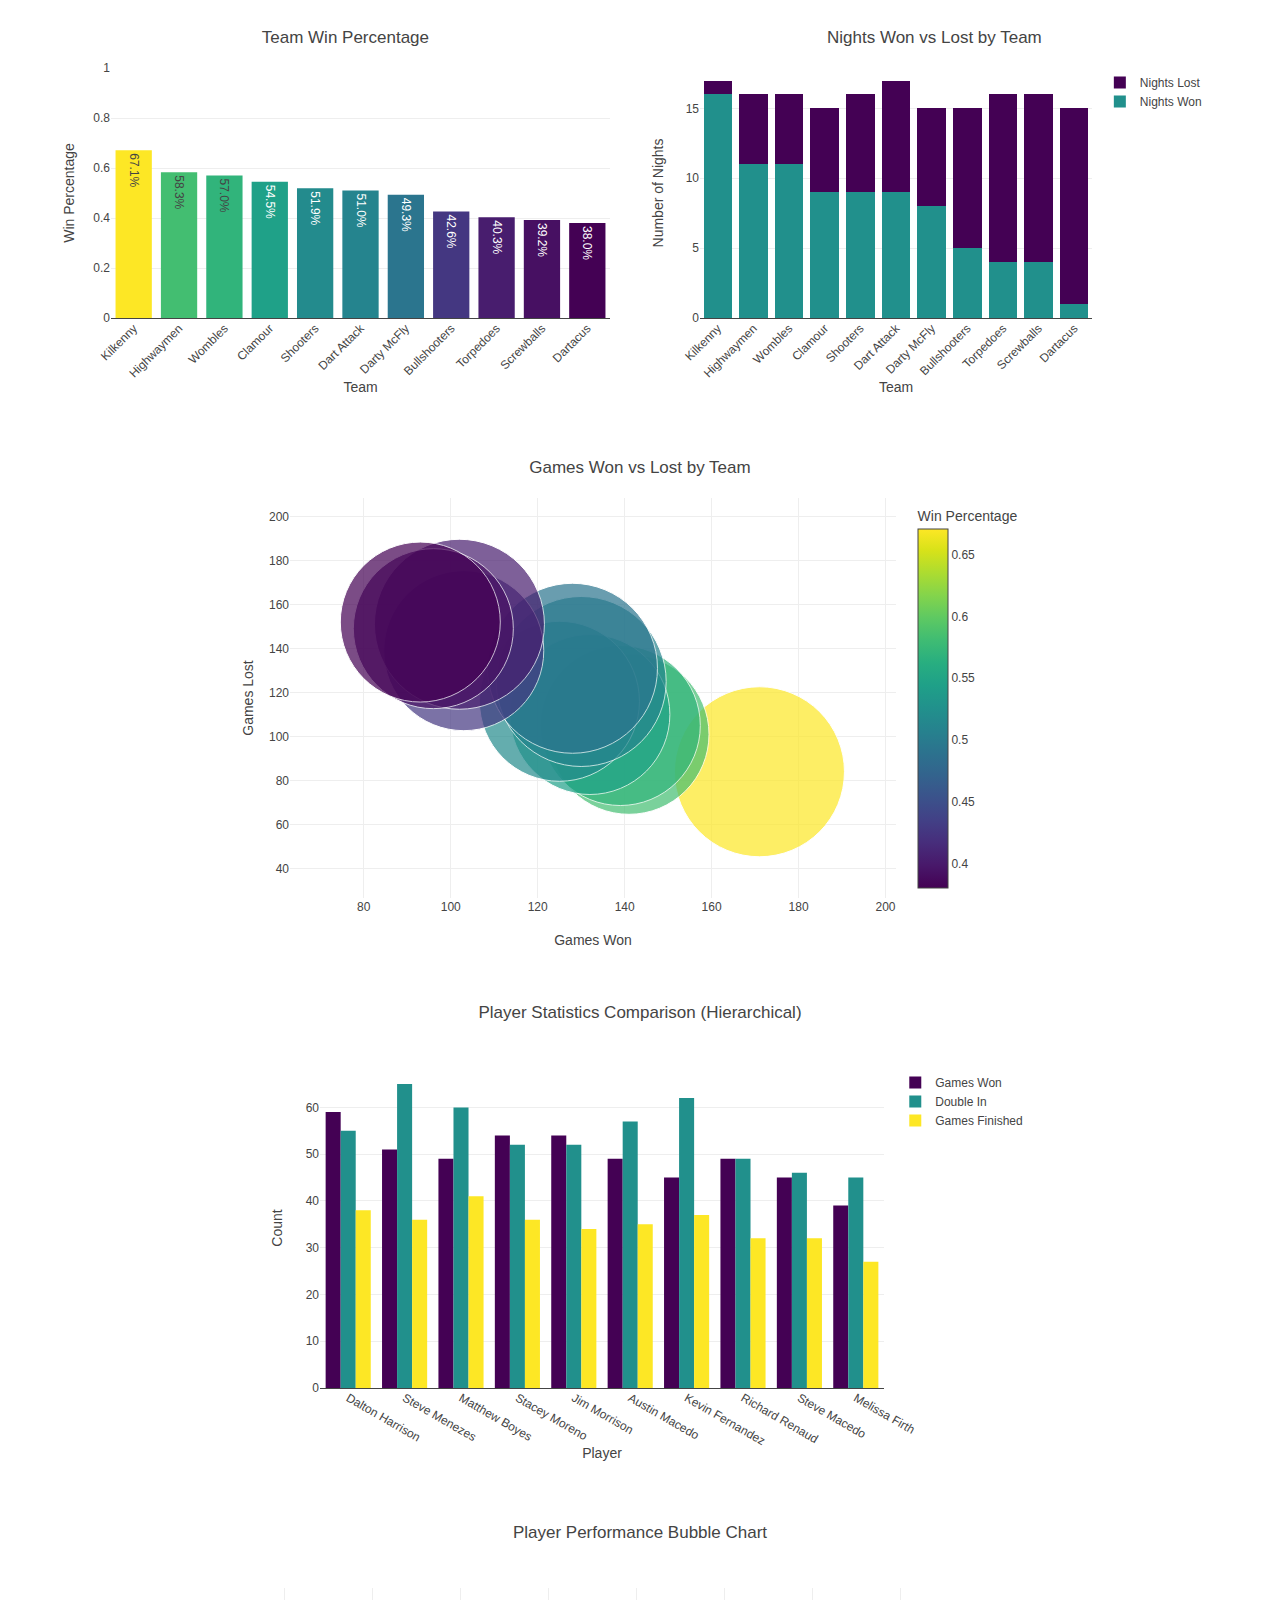
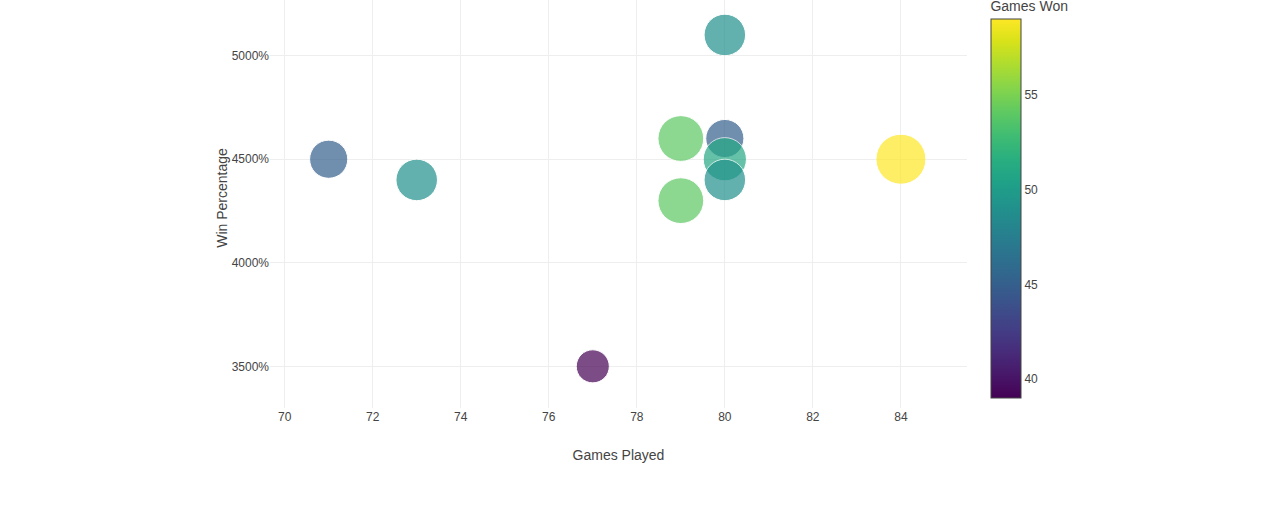
<file: comboChart.htm>
<!DOCTYPE html>
<html lang="en">
<head>
    <meta charset="UTF-8">
    <meta name="viewport" content="width=device-width, initial-scale=1.0">
    <title>Combined Charts Visualization</title>
    <script src="https://cdn.plot.ly/plotly-latest.min.js"></script>
    <style>
        .chart-container {
            display: flex;
            flex-wrap: wrap;
            justify-content: center;
        }
        .chart {
            width: 45%;
            min-width: 400px;
            margin: 10px;
        }
        #gamesWonLostChart, #bubbleChart, #barChart {
            width: 90%;
            max-width: 800px;
            margin: 20px auto;
        }
        @media only screen and (max-width: 640px) {
            .chart-container {
                flex-direction: column;
                align-items: center;
            }
            .chart {
                width: 95%;
                min-width: unset;
            }
            #gamesWonLostChart, #bubbleChart, #barChart {
                width: 95%;
            }
        }
    </style>
</head>
<body>

    <!-- Team Standings Charts -->
    <div class="chart-container">
        <div id="winPercentageChart" class="chart"></div>
        <div id="nightsWonLostChart" class="chart"></div>
    </div>
    <div id="gamesWonLostChart"></div>

    <!-- Player Statistics Charts -->
    <div id="barChart" style="width:100%;max-width:800px;"></div>
    <div id="bubbleChart" style="width:100%;max-width:900px;"></div>

    <script>
    try {
        // Team Standings Data
var teamData = [
  {Pos: 1, Team: "Kilkenny", "Nights Played": 17, "Nights Won": 16, "Nights Lost": 1, "Games Won": 171, "Games Lost": 84, "Win Percentage": 0.671},
  {Pos: 2, Team: "Highwaymen", "Nights Played": 16, "Nights Won": 11, "Nights Lost": 5, "Games Won": 141, "Games Lost": 101, "Win Percentage": 0.583},
  {Pos: 3, Team: "Wombles", "Nights Played": 16, "Nights Won": 11, "Nights Lost": 5, "Games Won": 139, "Games Lost": 105, "Win Percentage": 0.570},
  {Pos: 4, Team: "Clamour", "Nights Played": 16, "Nights Won": 9, "Nights Lost": 6, "Games Won": 132, "Games Lost": 110, "Win Percentage": 0.545},
  {Pos: 5, Team: "Dart Attack", "Nights Played": 17, "Nights Won": 9, "Nights Lost": 8, "Games Won": 130, "Games Lost": 125, "Win Percentage": 0.510},
  {Pos: 6, Team: "Darty McFly", "Nights Played": 17, "Nights Won": 8, "Nights Lost": 7, "Games Won": 128, "Games Lost": 131, "Win Percentage": 0.493},
  {Pos: 7, Team: "Shooters", "Nights Played": 16, "Nights Won": 9, "Nights Lost": 7, "Games Won": 125, "Games Lost": 116, "Win Percentage": 0.519},
  {Pos: 8, Team: "Bullshooters", "Nights Played": 16, "Nights Won": 5, "Nights Lost": 10, "Games Won": 103, "Games Lost": 139, "Win Percentage": 0.426},
  {Pos: 9, Team: "Torpedoes", "Nights Played": 17, "Nights Won": 4, "Nights Lost": 12, "Games Won": 102, "Games Lost": 151, "Win Percentage": 0.403},
  {Pos: 10, Team: "Screwballs", "Nights Played": 16, "Nights Won": 4, "Nights Lost": 12, "Games Won": 96, "Games Lost": 149, "Win Percentage": 0.392},
  {Pos: 11, Team: "Dartacus", "Nights Played": 16, "Nights Won": 1, "Nights Lost": 14, "Games Won": 93, "Games Lost": 152, "Win Percentage": 0.380}
];
        // Sort by Win Percentage
        teamData.sort((a, b) => b["Win Percentage"] - a["Win Percentage"]);

        function createPlot(divId, traces, layout) {
            Plotly.newPlot(divId, traces, layout, {responsive: true});
        }

        // Win Percentage Chart
        var winPercentageTrace = {
            x: teamData.map(d => d.Team),
            y: teamData.map(d => d["Win Percentage"]),
            type: 'bar',
            marker: {
                color: teamData.map(d => d["Win Percentage"]),
                colorscale: 'Viridis'
            },
            text: teamData.map(d => (d["Win Percentage"] * 100).toFixed(1) + '%'),
            textposition: 'auto'
        };
        var winPercentageLayout = {
            title: 'Team Win Percentage',
            xaxis: {title: 'Team', tickangle: -45},
            yaxis: {title: 'Win Percentage', range: [0, 1]},
            height: 400,
            margin: {b: 100, l: 50, r: 20, t: 50},
            autosize: true
        };
        createPlot('winPercentageChart', [winPercentageTrace], winPercentageLayout);

        // Nights Won vs Lost Chart
        var nightsWonTrace = {
            x: teamData.map(d => d.Team),
            y: teamData.map(d => d["Nights Won"]),
            name: 'Nights Won',
            type: 'bar',
            marker: {color: '#21908C'}
        };
        var nightsLostTrace = {
            x: teamData.map(d => d.Team),
            y: teamData.map(d => d["Nights Lost"]),
            name: 'Nights Lost',
            type: 'bar',
            marker: {color: '#440154'}
        };
        var nightsWonLostLayout = {
            title: 'Nights Won vs Lost by Team',
            barmode: 'stack',
            xaxis: {title: 'Team', tickangle: -45},
            yaxis: {title: 'Number of Nights'},
            height: 400,
            margin: {b: 100, l: 50, r: 20, t: 50},
            autosize: true
        };
        createPlot('nightsWonLostChart', [nightsWonTrace, nightsLostTrace], nightsWonLostLayout);

        // Games Won vs Lost Chart
        var gamesWonLostTrace = {
            x: teamData.map(d => d["Games Won"]),
            y: teamData.map(d => d["Games Lost"]),
            mode: 'markers',
            text: teamData.map(d => d.Team),
            marker: {
                size: teamData.map(d => d["Nights Played"] * 10),
                color: teamData.map(d => d["Win Percentage"]),
                colorscale: 'Viridis',
                showscale: true,
                colorbar: {title: 'Win Percentage'}
            },
            hovertemplate: '<b>%{text}</b><br>Games Won: %{x}<br>Games Lost: %{y}<br>Win %: %{marker.color:.1%}<extra></extra>'
        };
        var gamesWonLostLayout = {
            title: 'Games Won vs Lost by Team',
            xaxis: {title: 'Games Won'},
            yaxis: {title: 'Games Lost'},
            height: 500,
            margin: {l: 50, r: 50, t: 50, b: 50},
            autosize: true
        };
        createPlot('gamesWonLostChart', [gamesWonLostTrace], gamesWonLostLayout);

        // Player statistics (bar chart)
var playerBarData = [
  // Updated using: Player, GW, DBL IN, GF, and score (derived from the first win percentage)
  // Using: Player, GW, DBL IN, GF, and score (from the first win percentage, without the "%" symbol)
  {Player: "Matthew Boyes", GW: 49, "DBL IN": 60, GF: 41, score: 61},
  {Player: "Dalton Harrison", GW: 59, "DBL IN": 55, GF: 38, score: 70},
  {Player: "Kevin Fernandez", GW: 45, "DBL IN": 62, GF: 37, score: 56},
  {Player: "Stacey Moreno", GW: 54, "DBL IN": 52, GF: 36, score: 68},
  {Player: "Steve Menezes", GW: 51, "DBL IN": 65, GF: 36, score: 64},
  {Player: "Austin Macedo", GW: 49, "DBL IN": 57, GF: 35, score: 61},
  {Player: "Jim Morrison", GW: 54, "DBL IN": 52, GF: 34, score: 68},
  {Player: "Steve Macedo", GW: 45, "DBL IN": 46, GF: 32, score: 63},
  {Player: "Richard Renaud", GW: 49, "DBL IN": 49, GF: 32, score: 67},
  {Player: "Melissa Firth", GW: 39, "DBL IN": 45, GF: 27, score: 51}
];

        playerBarData.forEach(player => {
            player.score = player.GW * 2 + player["DBL IN"] + player.GF;
        });

        playerBarData.sort((a, b) => b.score - a.score);

        var barPlayers = playerBarData.map(d => d.Player);
        var gamesWon = playerBarData.map(d => d.GW);
        var doubleIn = playerBarData.map(d => d["DBL IN"]);
        var gamesFinished = playerBarData.map(d => d.GF);

        var barTrace1 = {
            x: barPlayers,
            y: gamesWon,
            name: 'Games Won',
            type: 'bar',
            marker: {color: '#440154'}
        };
        var barTrace2 = {
            x: barPlayers,
            y: doubleIn,
            name: 'Double In',
            type: 'bar',
            marker: {color: '#21908C'}
        };
        var barTrace3 = {
            x: barPlayers,
            y: gamesFinished,
            name: 'Games Finished',
            type: 'bar',
            marker: {color: '#FDE725'}
        };
        var barLayout = {
            title: 'Player Statistics Comparison (Hierarchical)',
            xaxis: {title: 'Player'},
            yaxis: {title: 'Count'},
            barmode: 'group',
            height: 500,
            width: 800
        };
        createPlot('barChart', [barTrace1, barTrace2, barTrace3], barLayout);

        // Bubble chart (Player Performance)
var bubbleData = [
  // Using: Player, GP (from week stat), GW, and Win % (from the second percentage, without the "%" symbol)
  {Player: "Matthew Boyes", GP: 80, GW: 49, "Win %": 51},
  {Player: "Dalton Harrison", GP: 84, GW: 59, "Win %": 45},
  {Player: "Kevin Fernandez", GP: 80, GW: 45, "Win %": 46},
  {Player: "Stacey Moreno", GP: 79, GW: 54, "Win %": 46},
  {Player: "Steve Menezes", GP: 80, GW: 51, "Win %": 45},
  {Player: "Austin Macedo", GP: 80, GW: 49, "Win %": 44},
  {Player: "Jim Morrison", GP: 79, GW: 54, "Win %": 43},
  {Player: "Steve Macedo", GP: 71, GW: 45, "Win %": 45},
  {Player: "Richard Renaud", GP: 73, GW: 49, "Win %": 44},
  {Player: "Melissa Firth", GP: 77, GW: 39, "Win %": 35}
];

        var bubblePlayers = bubbleData.map(d => d.Player);
        var gamesPlayed = bubbleData.map(d => parseInt(d.GP));
        var bubbleGamesWon = bubbleData.map(d => parseInt(d.GW));
        var winPercentage = bubbleData.map(d => parseFloat(d['Win %']));
        var maxGW = Math.max(...bubbleGamesWon);
        var bubbleSizes = bubbleGamesWon.map(gw => (gw / maxGW) * 50);

        var bubbleTrace = {
            x: gamesPlayed,
            y: winPercentage,
            text: bubblePlayers,
            mode: 'markers',
            marker: {
                size: bubbleSizes,
                color: bubbleGamesWon,
                colorscale: 'Viridis',
                showscale: true,
                colorbar: {title: 'Games Won'}
            },
            hovertemplate: '<b>%{text}</b><br>Games Played: %{x}<br>Win %: %{y:.1f}%<br>Games Won: %{marker.color}<br><extra></extra>'
        };
        var bubbleLayout = {
            title: 'Player Performance Bubble Chart',
            xaxis: {title: 'Games Played'},
            yaxis: {title: 'Win Percentage', tickformat: '.0%'},
            height: 600,
            width: 900
        };
        createPlot('bubbleChart', [bubbleTrace], bubbleLayout);

    } catch (error) {
        console.error("An error occurred:", error);
        alert("An error occurred while creating the charts. Please check the console for more information.");
    }
    </script>

</body>
</html>
</file>
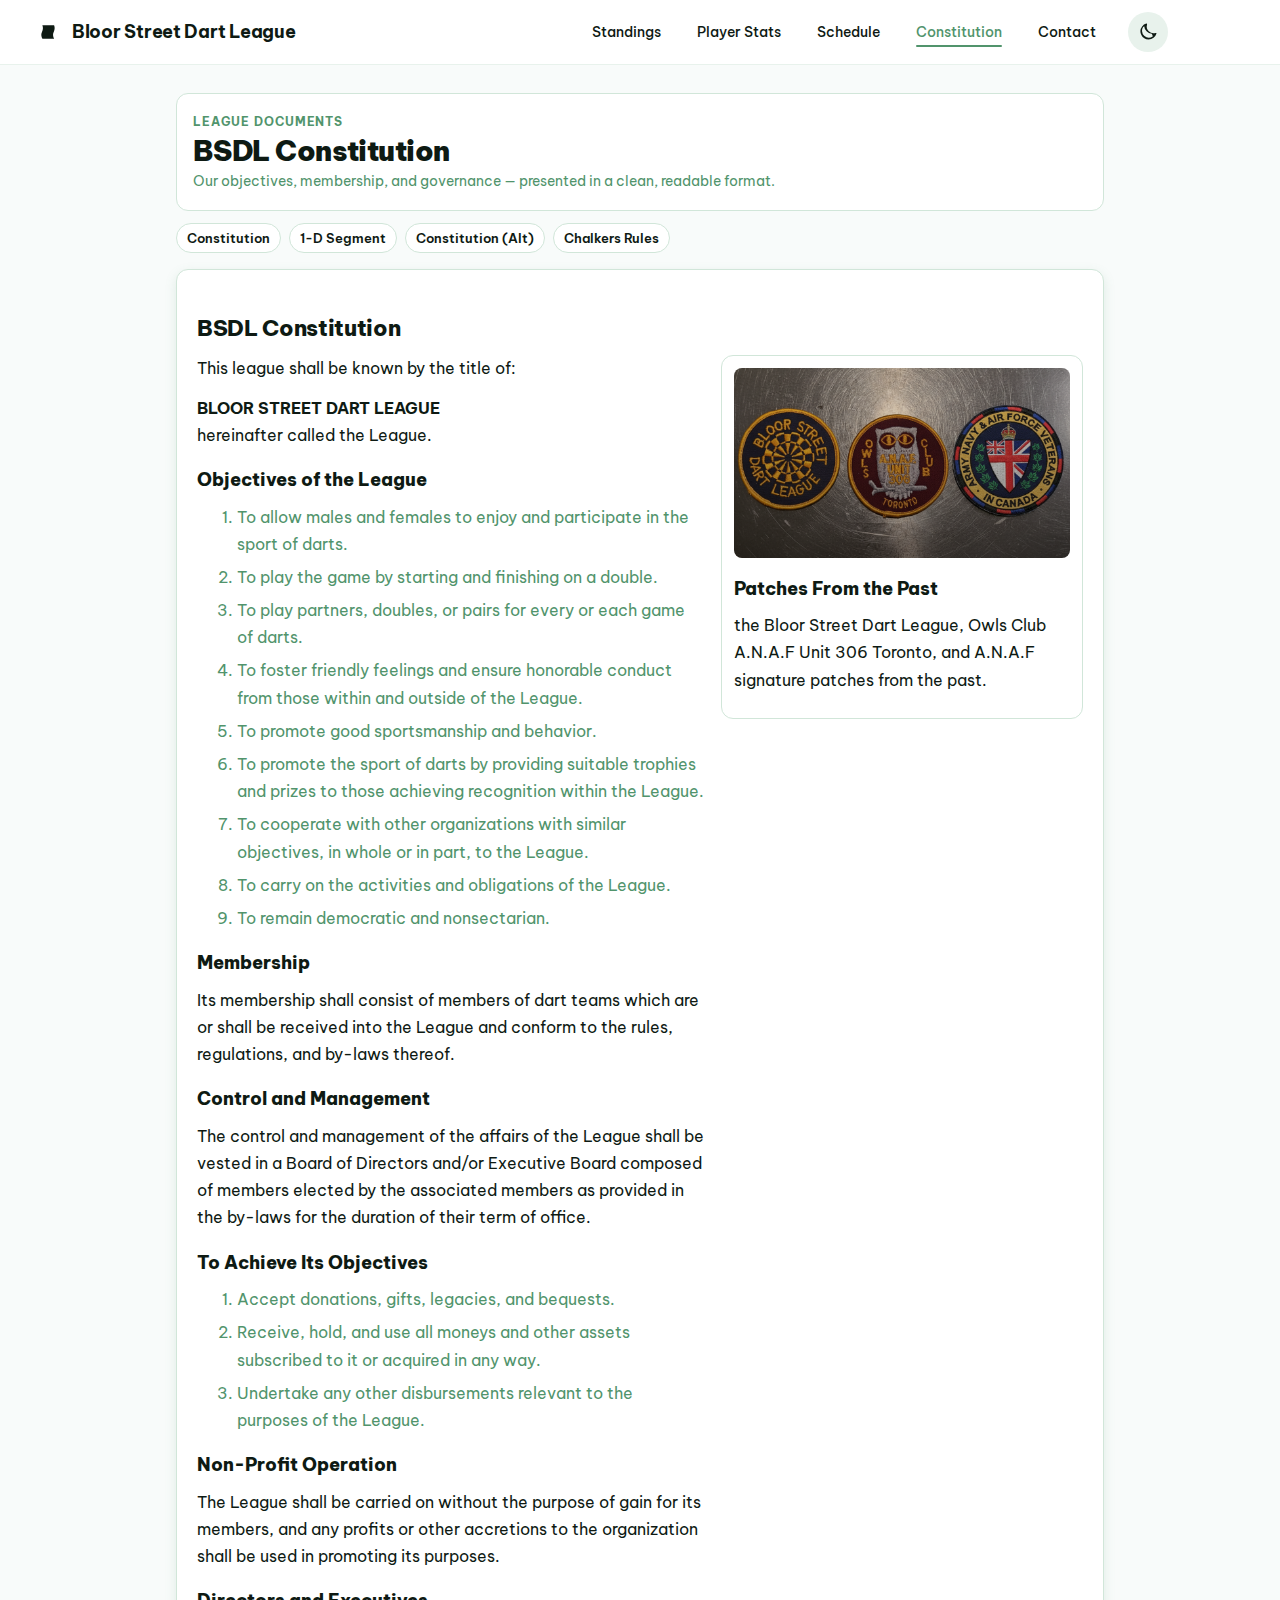
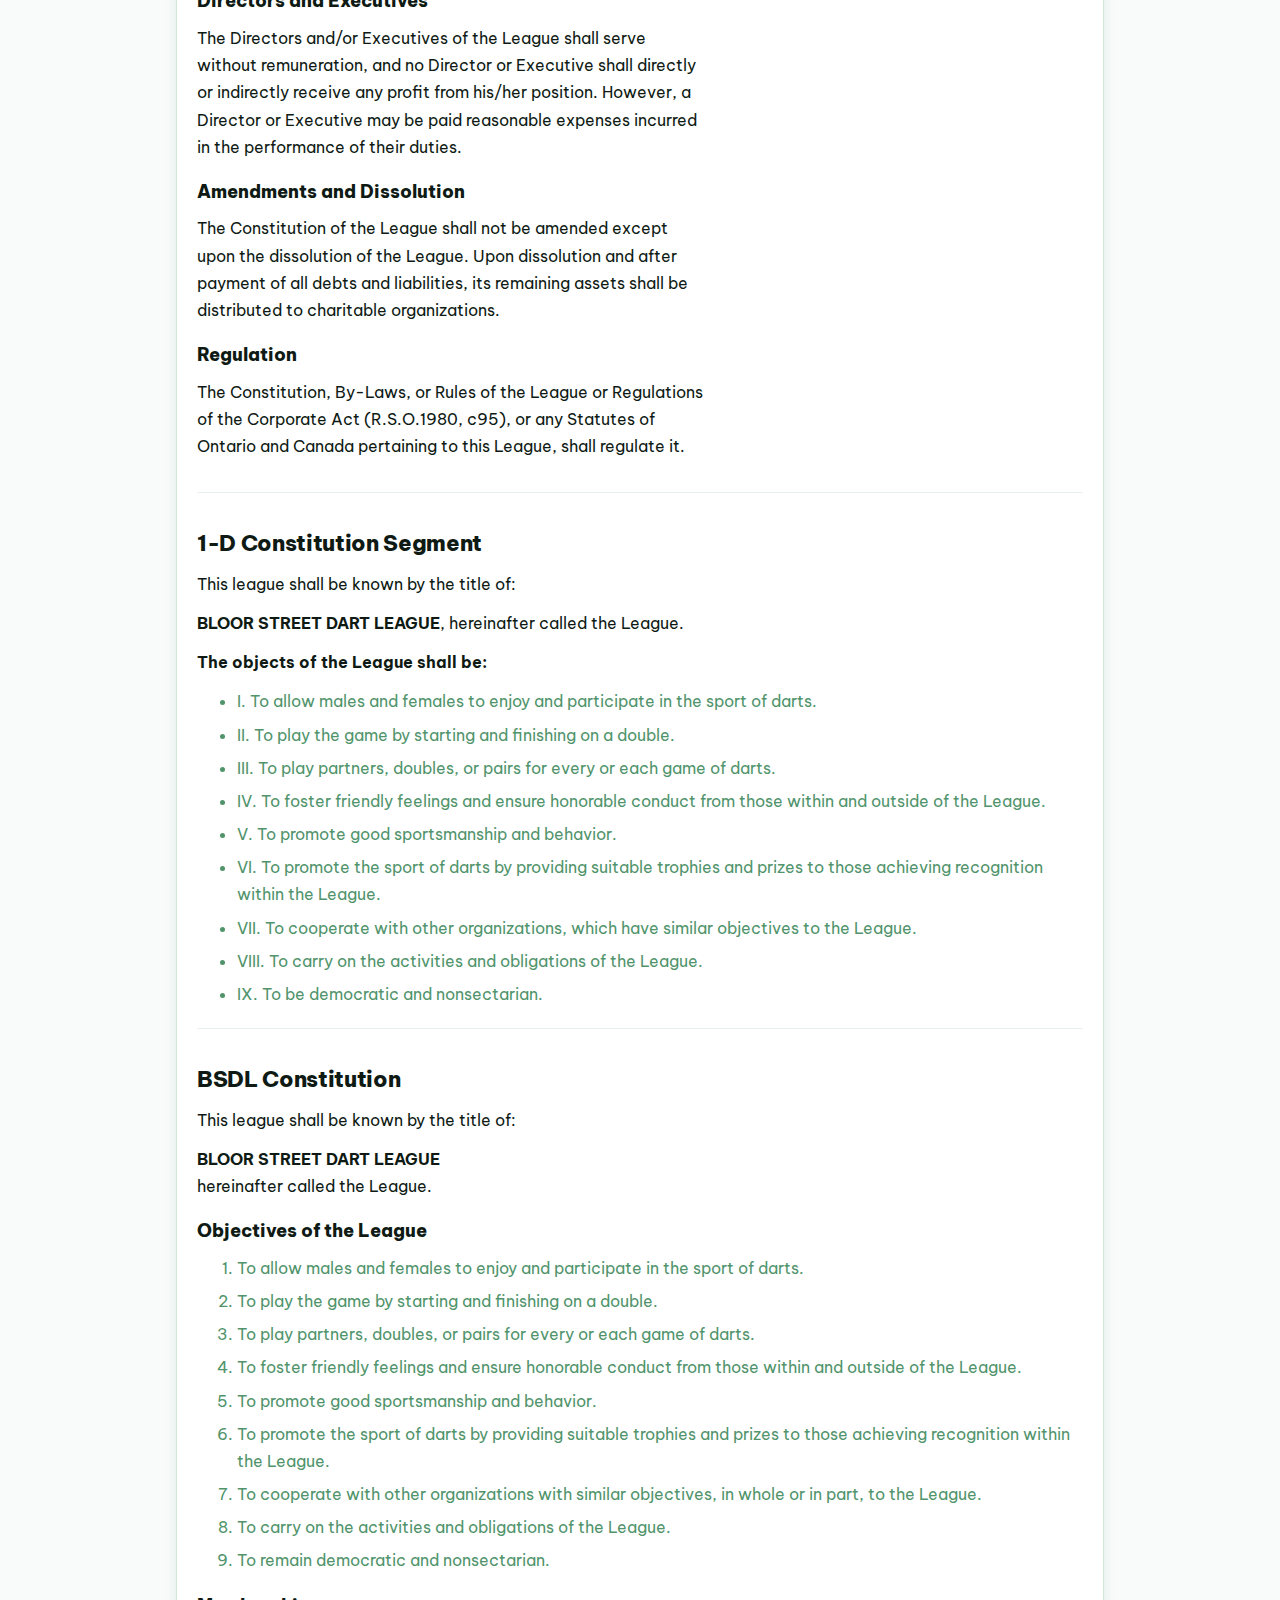
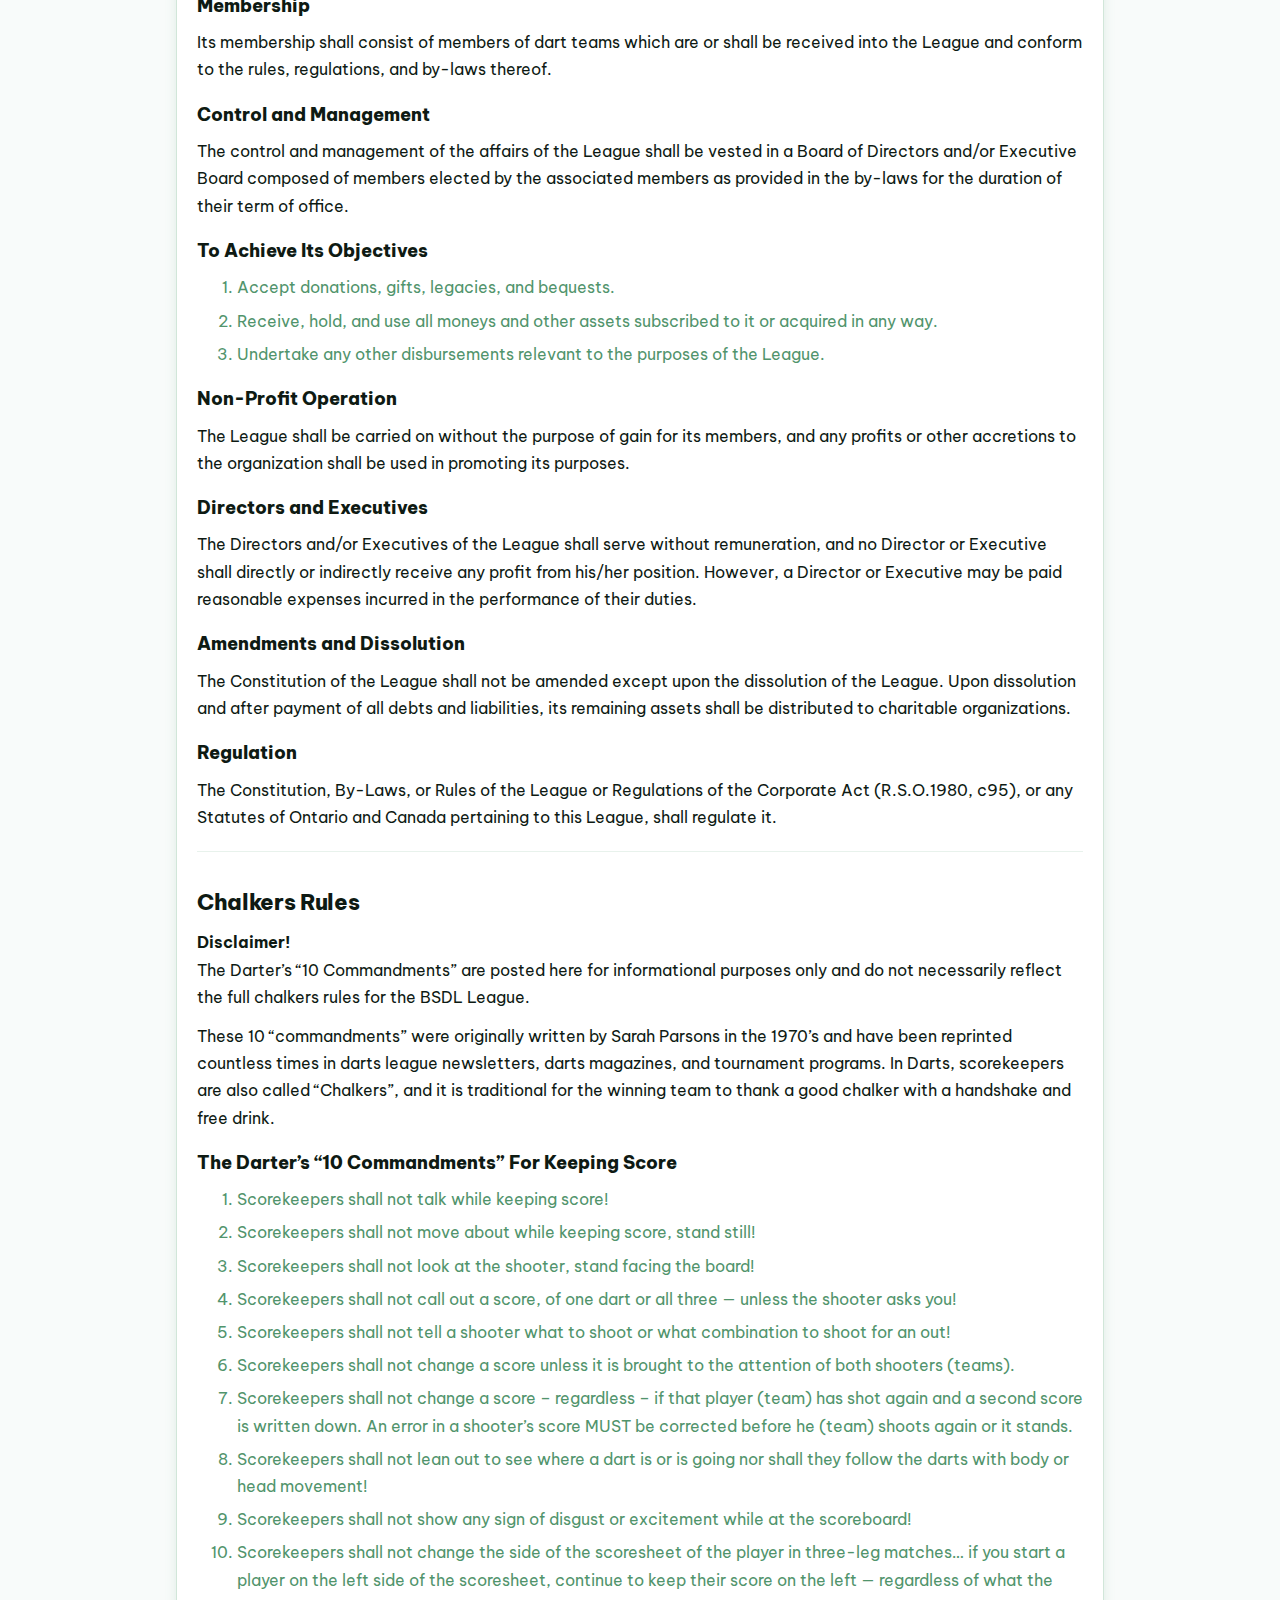
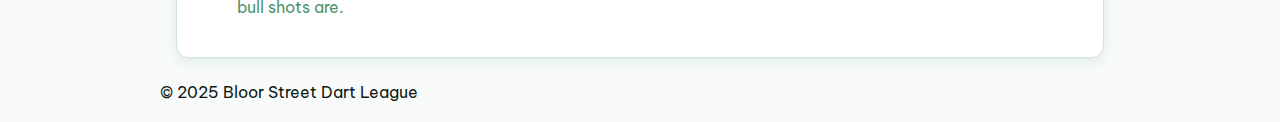
<file: constitution.html>
<!DOCTYPE html>
<html lang="en">
<head>
    <meta charset="UTF-8">
    <meta name="viewport" content="width=device-width, initial-scale=1.0, maximum-scale=5.0">
    <title>Bloor Street Dart League</title>
    <link rel="stylesheet" href="styles.css" />
    <link rel="preconnect" href="https://fonts.gstatic.com/" crossorigin>
    <link rel="stylesheet" href="https://fonts.googleapis.com/css2?display=swap&family=Be+Vietnam+Pro:wght@400;500;700;900&family=Noto+Sans:wght@400;500;700;900">
    


</head>
<body data-theme="light">
    <header class="site-header">
        <div class="logo-section">
            <div class="logo-icon">
                <svg viewBox="0 0 48 48" fill="none" xmlns="http://www.w3.org/2000/svg">
                    <path d="M42.4379 44C42.4379 44 36.0744 33.9038 41.1692 24C46.8624 12.9336 42.2078 4 42.2078 4L7.01134 4C7.01134 4 11.6577 12.932 5.96912 23.9969C0.876273 33.9029 7.27094 44 7.27094 44L42.4379 44Z" fill="currentColor"></path>
                </svg>
            </div>
            <h1 class="site-title"><a href="index.html">Bloor Street Dart League</a></h1>
        </div>
        <div class="header-right">
            <nav class="nav-menu">
                <a class="nav-link" href="index.html#standings">Standings</a>
                <a class="nav-link" href="index.html#player">Player Stats</a>
                <a class="nav-link" href="index.html#upcoming-matches">Schedule</a>
                <a class="nav-link" href="constitution.html">Constitution</a>
                <a class="nav-link" href="contactUs.html">Contact</a>
            </nav>
            <button class="theme-toggle" onclick="toggleTheme()" aria-label="Toggle theme">
                <div class="theme-icon">
                    <!-- Sun Icon (shown in dark mode) -->
                    <svg class="sun-icon" xmlns="http://www.w3.org/2000/svg" width="20px" height="20px" fill="currentColor" viewBox="0 0 256 256">
                        <path d="M120,40V16a8,8,0,0,1,16,0V40a8,8,0,0,1-16,0Zm72,88a64,64,0,1,1-64-64A64.07,64.07,0,0,1,192,128Zm-16,0a48,48,0,1,0-48,48A48.05,48.05,0,0,0,176,128ZM58.34,69.66A8,8,0,0,0,69.66,58.34l-16-16A8,8,0,0,0,42.34,53.66Zm0,116.68-16,16a8,8,0,0,0,11.32,11.32l16-16a8,8,0,0,0-11.32-11.32ZM192,72a8,8,0,0,0,5.66-2.34l16-16a8,8,0,0,0-11.32-11.32l-16,16A8,8,0,0,0,192,72Zm5.66,114.34a8,8,0,0,0-11.32,11.32l16,16a8,8,0,0,0,11.32-11.32ZM48,128a8,8,0,0,0-8-8H16a8,8,0,0,0,0,16H40A8,8,0,0,0,48,128Zm80,80a8,8,0,0,0-8,8v24a8,8,0,0,0,16,0V216A8,8,0,0,0,128,208Zm112-88H216a8,8,0,0,0,0,16h24a8,8,0,0,0,0-16Z"></path>
                    </svg>
                    <!-- Moon Icon (shown in light mode) -->
                    <svg class="moon-icon" xmlns="http://www.w3.org/2000/svg" width="20px" height="20px" fill="currentColor" viewBox="0 0 256 256">
                        <path d="M233.54,142.23a8,8,0,0,0-8-2,88.08,88.08,0,0,1-109.8-109.8,8,8,0,0,0-10-10,104.84,104.84,0,0,0-52.91,37A104,104,0,0,0,136,224a103.09,103.09,0,0,0,62.52-20.88,104.84,104.84,0,0,0,37-52.91A8,8,0,0,0,233.54,142.23Zm-44.73,43.07A88,88,0,0,1,65.57,65.57,88.35,88.35,0,0,1,79.63,53.38a104.11,104.11,0,0,0,96.77,96.77A88.35,88.35,0,0,1,188.81,185.3Z"></path>
                    </svg>
                </div>
            </button>
            <div class="profile-avatar" style="background-image: url('');"></div>
        </div>
    </header>
    
    <main class="main-content">
        <div class="content-wrapper">
           
<!-- Page Header -->
<header class="article-header">
    <div class="article-header-inner">
        <p class="article-eyebrow">League Documents</p>
        <h2 class="article-title">BSDL Constitution</h2>
        <p class="article-subtitle">Our objectives, membership, and governance — presented in a clean, readable format.</p>
    </div>
</header>

<!-- Quick local nav -->
<nav class="toc" aria-label="On this page">
    <a href="#constitution-1c" class="toc-link">Constitution</a>
    <a href="#constitution-segment" class="toc-link">1-D Segment</a>
    <a href="#constitution-1d" class="toc-link">Constitution (Alt)</a>
    <a href="#chalkersRules" class="toc-link">Chalkers Rules</a>
</nav>

<article class="article-card prose">
            
<section id="constitution-1c">
    <h2>BSDL Constitution</h2>
    <div class="intro-split">
        <div class="intro-main">
            <p>This league shall be known by the title of:</p>
            <p><strong>BLOOR STREET DART LEAGUE</strong><br>hereinafter called the League.</p>

    <h3>Objectives of the League</h3>
    <ol>
        <li>To allow males and females to enjoy and participate in the sport of darts.</li>
        <li>To play the game by starting and finishing on a double.</li>
        <li>To play partners, doubles, or pairs for every or each game of darts.</li>
        <li>To foster friendly feelings and ensure honorable conduct from those within and outside of the League.</li>
        <li>To promote good sportsmanship and behavior.</li>
        <li>To promote the sport of darts by providing suitable trophies and prizes to those achieving recognition within the League.</li>
        <li>To cooperate with other organizations with similar objectives, in whole or in part, to the League.</li>
        <li>To carry on the activities and obligations of the League.</li>
        <li>To remain democratic and nonsectarian.</li>
    </ol>

    <h3>Membership</h3>
    <p>Its membership shall consist of members of dart teams which are or shall be received into the League and conform to the rules, regulations, and by-laws thereof.</p>

    <h3>Control and Management</h3>
    <p>The control and management of the affairs of the League shall be vested in a Board of Directors and/or Executive Board composed of members elected by the associated members as provided in the by-laws for the duration of their term of office.</p>

    <h3>To Achieve Its Objectives</h3>
    <ol>
        <li>Accept donations, gifts, legacies, and bequests.</li>
        <li>Receive, hold, and use all moneys and other assets subscribed to it or acquired in any way.</li>
        <li>Undertake any other disbursements relevant to the purposes of the League.</li>
    </ol>

    <h3>Non-Profit Operation</h3>
    <p>The League shall be carried on without the purpose of gain for its members, and any profits or other accretions to the organization shall be used in promoting its purposes.</p>

    <h3>Directors and Executives</h3>
    <p>The Directors and/or Executives of the League shall serve without remuneration, and no Director or Executive shall directly or indirectly receive any profit from his/her position. However, a Director or Executive may be paid reasonable expenses incurred in the performance of their duties.</p>

    <h3>Amendments and Dissolution</h3>
    <p>The Constitution of the League shall not be amended except upon the dissolution of the League. Upon dissolution and after payment of all debts and liabilities, its remaining assets shall be distributed to charitable organizations.</p>

    <h3>Regulation</h3>
    <p>The Constitution, By-Laws, or Rules of the League or Regulations of the Corporate Act (R.S.O.1980, c95), or any Statutes of Ontario and Canada pertaining to this League, shall regulate it.</p>
        </div>
        <aside class="article-aside prose">
            <div class="aside-image" style="background-image: url('img/patchCombo.png');"></div>
            <h3>Patches From the Past</h3>
            <p>the Bloor Street Dart League, Owls Club A.N.A.F Unit 306 Toronto, and A.N.A.F signature patches from the past.</p>
        </aside>
    </div>
</section>
	
<section id="constitution-segment">
    <h2>1-D Constitution Segment</h2>
    <p>This league shall be known by the title of:</p>
    <p><strong>BLOOR STREET DART LEAGUE</strong>, hereinafter called the League.</p>

    <p><strong>The objects of the League shall be:</strong></p>
    <ul>
        <li>I. To allow males and females to enjoy and participate in the sport of darts.</li>
        <li>II. To play the game by starting and finishing on a double.</li>
        <li>III. To play partners, doubles, or pairs for every or each game of darts.</li>
        <li>IV. To foster friendly feelings and ensure honorable conduct from those within and outside of the League.</li>
        <li>V. To promote good sportsmanship and behavior.</li>
        <li>VI. To promote the sport of darts by providing suitable trophies and prizes to those achieving recognition within the League.</li>
        <li>VII. To cooperate with other organizations, which have similar objectives to the League.</li>
        <li>VIII. To carry on the activities and obligations of the League.</li>
        <li>IX. To be democratic and nonsectarian.</li>
    </ul>
</section>

<section id="constitution-1d">
    <h2>BSDL Constitution</h2>
    <p>This league shall be known by the title of:</p>
    <p><strong>BLOOR STREET DART LEAGUE</strong><br>hereinafter called the League.</p>

    <h3>Objectives of the League</h3>
    <ol>
        <li>To allow males and females to enjoy and participate in the sport of darts.</li>
        <li>To play the game by starting and finishing on a double.</li>
        <li>To play partners, doubles, or pairs for every or each game of darts.</li>
        <li>To foster friendly feelings and ensure honorable conduct from those within and outside of the League.</li>
        <li>To promote good sportsmanship and behavior.</li>
        <li>To promote the sport of darts by providing suitable trophies and prizes to those achieving recognition within the League.</li>
        <li>To cooperate with other organizations with similar objectives, in whole or in part, to the League.</li>
        <li>To carry on the activities and obligations of the League.</li>
        <li>To remain democratic and nonsectarian.</li>
    </ol>

    <h3>Membership</h3>
    <p>Its membership shall consist of members of dart teams which are or shall be received into the League and conform to the rules, regulations, and by-laws thereof.</p>

    <h3>Control and Management</h3>
    <p>The control and management of the affairs of the League shall be vested in a Board of Directors and/or Executive Board composed of members elected by the associated members as provided in the by-laws for the duration of their term of office.</p>

    <h3>To Achieve Its Objectives</h3>
    <ol>
        <li>Accept donations, gifts, legacies, and bequests.</li>
        <li>Receive, hold, and use all moneys and other assets subscribed to it or acquired in any way.</li>
        <li>Undertake any other disbursements relevant to the purposes of the League.</li>
    </ol>

    <h3>Non-Profit Operation</h3>
    <p>The League shall be carried on without the purpose of gain for its members, and any profits or other accretions to the organization shall be used in promoting its purposes.</p>

    <h3>Directors and Executives</h3>
    <p>The Directors and/or Executives of the League shall serve without remuneration, and no Director or Executive shall directly or indirectly receive any profit from his/her position. However, a Director or Executive may be paid reasonable expenses incurred in the performance of their duties.</p>

    <h3>Amendments and Dissolution</h3>
    <p>The Constitution of the League shall not be amended except upon the dissolution of the League. Upon dissolution and after payment of all debts and liabilities, its remaining assets shall be distributed to charitable organizations.</p>

    <h3>Regulation</h3>
    <p>The Constitution, By-Laws, or Rules of the League or Regulations of the Corporate Act (R.S.O.1980, c95), or any Statutes of Ontario and Canada pertaining to this League, shall regulate it.</p>
</section>
	
<section id="chalkersRules">
    <h2>Chalkers Rules</h2>
    <p><strong>Disclaimer!</strong><br>
    The Darter’s “10 Commandments” are posted here for informational purposes only and do not necessarily reflect the full chalkers rules for the BSDL League.</p>

    <p>These 10 “commandments” were originally written by Sarah Parsons in the 1970’s and have been reprinted countless times in darts league newsletters, darts magazines, and tournament programs. In Darts, scorekeepers are also called “Chalkers”, and it is traditional for the winning team to thank a good chalker with a handshake and free drink.</p>

    <h3>The Darter’s “10 Commandments” For Keeping Score</h3>
    <ol>
        <li>Scorekeepers shall not talk while keeping score!</li>
        <li>Scorekeepers shall not move about while keeping score, stand still!</li>
        <li>Scorekeepers shall not look at the shooter, stand facing the board!</li>
        <li>Scorekeepers shall not call out a score, of one dart or all three — unless the shooter asks you!</li>
        <li>Scorekeepers shall not tell a shooter what to shoot or what combination to shoot for an out!</li>
        <li>Scorekeepers shall not change a score unless it is brought to the attention of both shooters (teams).</li>
        <li>Scorekeepers shall not change a score – regardless – if that player (team) has shot again and a second score is written down. An error in a shooter’s score MUST be corrected before he (team) shoots again or it stands.</li>
        <li>Scorekeepers shall not lean out to see where a dart is or is going nor shall they follow the darts with body or head movement!</li>
        <li>Scorekeepers shall not show any sign of disgust or excitement while at the scoreboard!</li>
        <li>Scorekeepers shall not change the side of the scoresheet of the player in three-leg matches… if you start a player on the left side of the scoresheet, continue to keep their score on the left — regardless of what the bull shots are.</li>
    </ol>
</section>

            </article>



        <footer>
            <p>© 2025 Bloor Street Dart League</p>
        </footer>
            
        </div>
    </main>

    <script>
        // Theme Toggle Function
        function toggleTheme() {
            const body = document.body;
            const currentTheme = body.getAttribute('data-theme');
            const newTheme = currentTheme === 'light' ? 'dark' : 'light';
            
            body.setAttribute('data-theme', newTheme);
            
            // Save preference to localStorage
            localStorage.setItem('theme', newTheme);
        }
        
        // Check for saved theme preference or default to light
        document.addEventListener('DOMContentLoaded', function() {
            const savedTheme = localStorage.getItem('theme') || 'light';
            document.body.setAttribute('data-theme', savedTheme);
        });

        
    </script>
    <script>
      // Auto-mark active nav item
      (function(){
        const links = document.querySelectorAll('.nav-menu .nav-link');
        function mark(sel){
          links.forEach(a => a.classList.remove('active'));
          const el = document.querySelector(sel);
          if (el) el.classList.add('active');
        }
        const file = (location.pathname.split('/').pop() || '').toLowerCase();
        if (file.endsWith('constitution.html')) {
          mark('.nav-menu .nav-link[href$="constitution.html"]');
        } else if (file.endsWith('contactus.html')) {
          mark('.nav-menu .nav-link[href$="contactUs.html"]');
        } else if (file.endsWith('index.html') || file === '') {
          function setByHash(){
            const h = location.hash;
            if (h === '#standings') mark('.nav-menu .nav-link[href$="#standings"]');
            else if (h === '#player') mark('.nav-menu .nav-link[href$="#player"]');
            else if (h === '#upcoming-matches') mark('.nav-menu .nav-link[href$="#upcoming-matches"]');
            else links.forEach(a => a.classList.remove('active'));
          }
          setByHash();
          window.addEventListener('hashchange', setByHash);
        }
      })();
    </script>
    <script src="matchDetails.js?v=20250913"></script>

</body>
</html>
</file>
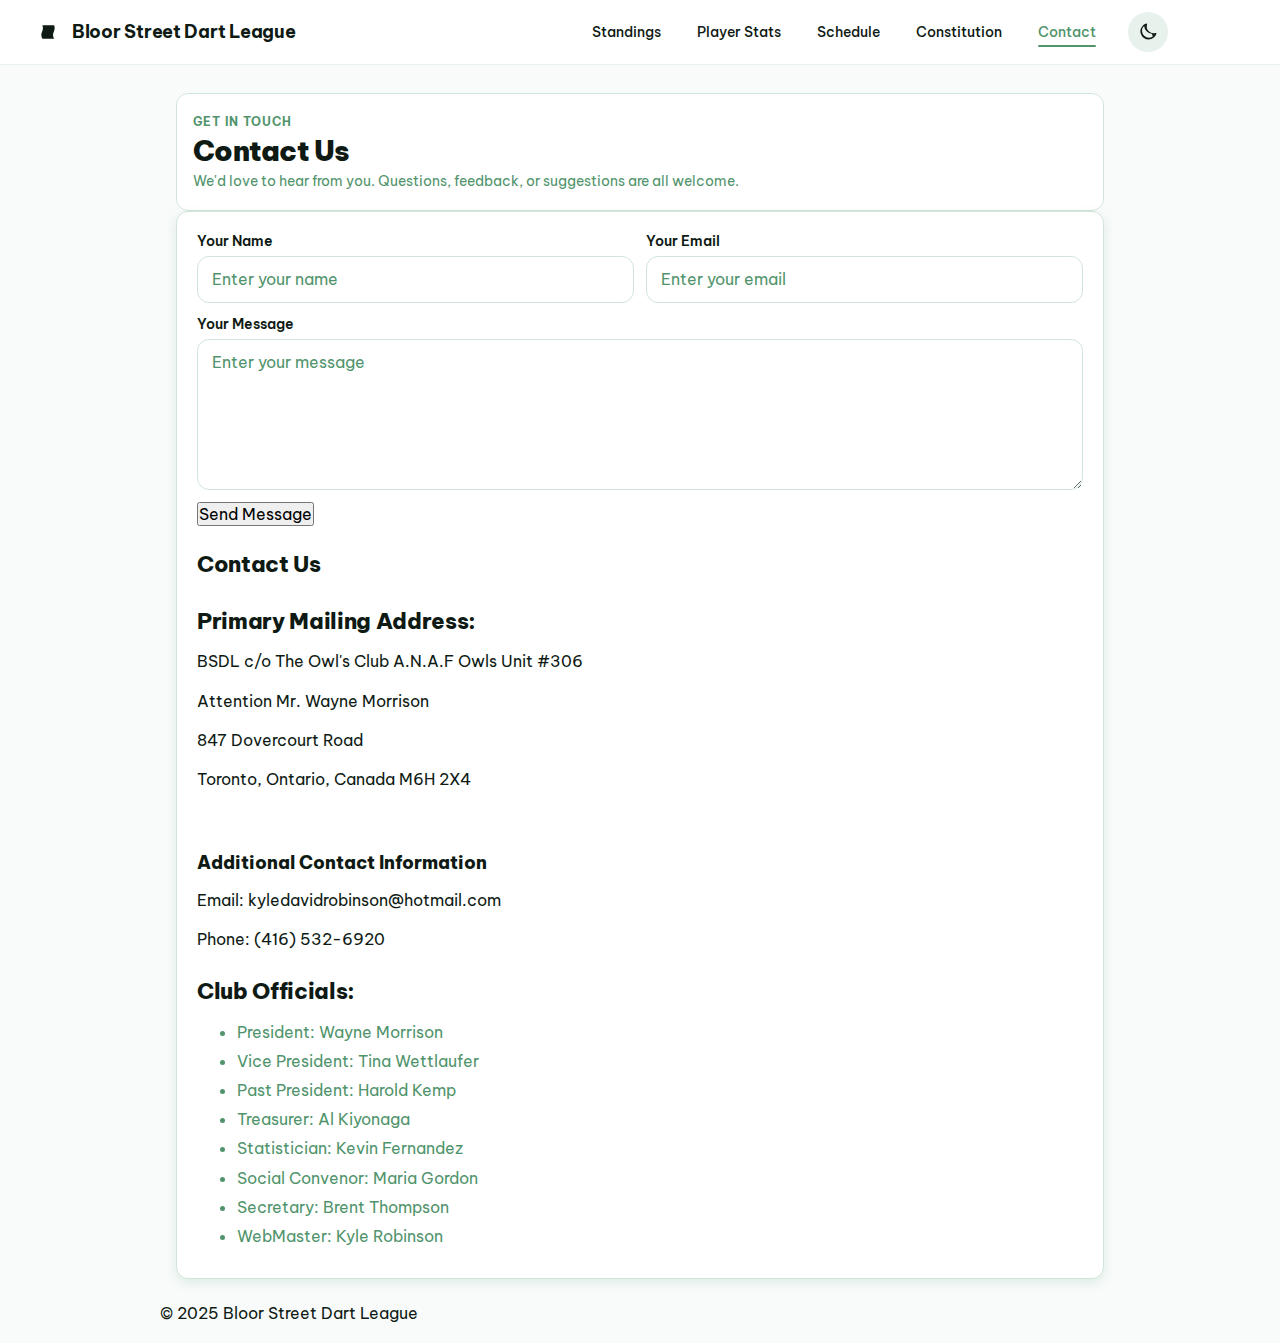
<file: contactUs.html>
<!DOCTYPE html>
<html>
  <head>
    <meta charset="UTF-8" />
    <meta name="viewport" content="width=device-width, initial-scale=1.0" />
    <title>Bloor Street Dart League — Contact</title>
    <link rel="stylesheet" href="styles.css" />
    <link rel="preconnect" href="https://fonts.gstatic.com/" crossorigin />
    <link
      rel="stylesheet"
      href="https://fonts.googleapis.com/css2?display=swap&family=Be+Vietnam+Pro:wght@400;500;700;900&family=Noto+Sans:wght@400;500;700;900"
    />
  </head>
  <body data-theme="light" class="page-contact">
    <header class="site-header">
      <div class="logo-section">
        <div class="logo-icon">
          <svg viewBox="0 0 48 48" fill="none" xmlns="http://www.w3.org/2000/svg">
            <path d="M42.4379 44C42.4379 44 36.0744 33.9038 41.1692 24C46.8624 12.9336 42.2078 4 42.2078 4L7.01134 4C7.01134 4 11.6577 12.932 5.96912 23.9969C0.876273 33.9029 7.27094 44 7.27094 44L42.4379 44Z" fill="currentColor"></path>
          </svg>
        </div>
        <h1 class="site-title"><a href="index.html">Bloor Street Dart League</a></h1>
      </div>
      <div class="header-right">
        <nav class="nav-menu">
          <a class="nav-link" href="index.html#standings">Standings</a>
          <a class="nav-link" href="index.html#player">Player Stats</a>
          <a class="nav-link" href="index.html#upcoming-matches">Schedule</a>
          <a class="nav-link" href="constitution.html">Constitution</a>
          <a class="nav-link active" href="contactUs.html">Contact</a>
        </nav>
        <button class="theme-toggle" onclick="toggleTheme()" aria-label="Toggle theme">
          <div class="theme-icon">
            <svg class="sun-icon" xmlns="http://www.w3.org/2000/svg" width="20px" height="20px" fill="currentColor" viewBox="0 0 256 256">
              <path d="M120,40V16a8,8,0,0,1,16,0V40a8,8,0,0,1-16,0Zm72,88a64,64,0,1,1-64-64A64.07,64.07,0,0,1,192,128Zm-16,0a48,48,0,1,0-48,48A48.05,48.05,0,0,0,176,128ZM58.34,69.66A8,8,0,0,0,69.66,58.34l-16-16A8,8,0,0,0,42.34,53.66Zm0,116.68-16,16a8,8,0,0,0,11.32,11.32l16-16a8,8,0,0,0-11.32-11.32ZM192,72a8,8,0,0,0,5.66-2.34l16-16a8,8,0,0,0-11.32-11.32l-16,16A8,8,0,0,0,192,72Zm5.66,114.34a8,8,0,0,0-11.32,11.32l16,16a8,8,0,0,0,11.32-11.32ZM48,128a8,8,0,0,0-8-8H16a8,8,0,0,0,0,16H40A8,8,0,0,0,48,128Zm80,80a8,8,0,0,0-8,8v24a8,8,0,0,0,16,0V216A8,8,0,0,0,128,208Zm112-88H216a8,8,0,0,0,0,16h24a8,8,0,0,0,0-16Z"></path>
            </svg>
            <svg class="moon-icon" xmlns="http://www.w3.org/2000/svg" width="20px" height="20px" fill="currentColor" viewBox="0 0 256 256">
              <path d="M233.54,142.23a8,8,0,0,0-8-2,88.08,88.08,0,0,1-109.8-109.8,8,8,0,0,0-10-10,104.84,104.84,0,0,0-52.91,37A104,104,0,0,0,136,224a103.09,103.09,0,0,0,62.52-20.88,104.84,104.84,0,0,0,37-52.91A8,8,0,0,0,233.54,142.23Zm-44.73,43.07A88,88,0,0,1,65.57,65.57,88.35,88.35,0,0,1,79.63,53.38a104.11,104.11,0,0,0,96.77,96.77A88.35,88.35,0,0,1,188.81,185.3Z"></path>
            </svg>
          </div>
        </button>
        <div class="profile-avatar" style="background-image: url('');"></div>
      </div>
    </header>

    <main class="main-content">
      <div class="content-wrapper">
        <!-- Page header -->
        <header class="article-header">
          <div class="article-header-inner">
            <p class="article-eyebrow">Get in touch</p>
            <h2 class="article-title">Contact Us</h2>
            <p class="article-subtitle">We'd love to hear from you. Questions, feedback, or suggestions are all welcome.</p>
          </div>
        </header>

        <article class="article-card">
          <form class="form-grid" onsubmit="event.preventDefault(); alert('Thanks! Your message has been received.');">
            <div class="form-field">
              <label for="name">Your Name</label>
              <input id="name" name="name" type="text" placeholder="Enter your name" autocomplete="name" />
            </div>
            <div class="form-field">
              <label for="email">Your Email</label>
              <input id="email" name="email" type="email" placeholder="Enter your email" autocomplete="email" />
            </div>
            <div class="form-field form-field-full">
              <label for="message">Your Message</label>
              <textarea id="message" name="message" rows="6" placeholder="Enter your message"></textarea>
            </div>
            <div class="form-actions">
              <button type="submit" class="cta-button"><span>Send Message</span></button>
            </div>
          </form>

          <section class="prose" style="margin-top:16px;">


          </section>

          <!-- Additional contact details -->
          <section id="contact" class="prose" style="margin-top:16px;">
            <h2>Contact Us</h2>
            <h2>Primary Mailing Address:</h2>
            <p>BSDL c/o The Owl's Club A.N.A.F Owls Unit #306</p>
            <p>Attention Mr. Wayne Morrison</p>
            <p>847 Dovercourt Road</p>
            <p>Toronto, Ontario, Canada M6H 2X4</p><br>
            <h3>Additional Contact Information</h3>
            <p>Email: kyledavidrobinson@hotmail.com</p>
            <p>Phone: (416) 532-6920</p>
            

            <h2>Club Officials:</h2>
            <ul class="officers-list">
              <li>President: Wayne Morrison</li>
              <li>Vice President: Tina Wettlaufer</li>
              <li>Past President: Harold Kemp</li>
              <li>Treasurer: Al Kiyonaga</li>
              <li>Statistician: Kevin Fernandez</li>
              <li>Social Convenor: Maria Gordon</li>
              <li>Secretary: Brent Thompson</li>
              <li>WebMaster: Kyle Robinson</li>
            </ul>
          </section>
        </article>

        <footer>
          <p>© 2025 Bloor Street Dart League</p>
        </footer>
      </div>
    </main>

    
    <script>
      function toggleTheme() {
        const body = document.body;
        const currentTheme = body.getAttribute('data-theme');
        const newTheme = currentTheme === 'light' ? 'dark' : 'light';
        body.setAttribute('data-theme', newTheme);
        localStorage.setItem('theme', newTheme);
      }
      document.addEventListener('DOMContentLoaded', function() {
        const savedTheme = localStorage.getItem('theme') || 'light';
        document.body.setAttribute('data-theme', savedTheme);
      });
    </script>
    <script>
      // Auto-mark active nav item (works for index sections and standalone pages)
      (function(){
        const links = document.querySelectorAll('.nav-menu .nav-link');
        function mark(sel){
          links.forEach(a => a.classList.remove('active'));
          const el = document.querySelector(sel);
          if (el) el.classList.add('active');
        }
        const file = (location.pathname.split('/').pop() || '').toLowerCase();
        if (file.endsWith('contactus.html')) {
          mark('.nav-menu .nav-link[href$="contactUs.html"]');
        } else if (file.endsWith('constitution.html')) {
          mark('.nav-menu .nav-link[href$="constitution.html"]');
        } else if (file.endsWith('index.html') || file === '') {
          function setByHash(){
            const h = location.hash;
            if (h === '#standings') mark('.nav-menu .nav-link[href$="#standings"]');
            else if (h === '#player') mark('.nav-menu .nav-link[href$="#player"]');
            else if (h === '#upcoming-matches') mark('.nav-menu .nav-link[href$="#upcoming-matches"]');
            else links.forEach(a => a.classList.remove('active'));
          }
          setByHash();
          window.addEventListener('hashchange', setByHash);
        }
      })();
    </script>
    <script src="matchDetails.js?v=20250913"></script>
  </body>
</html>
</file>
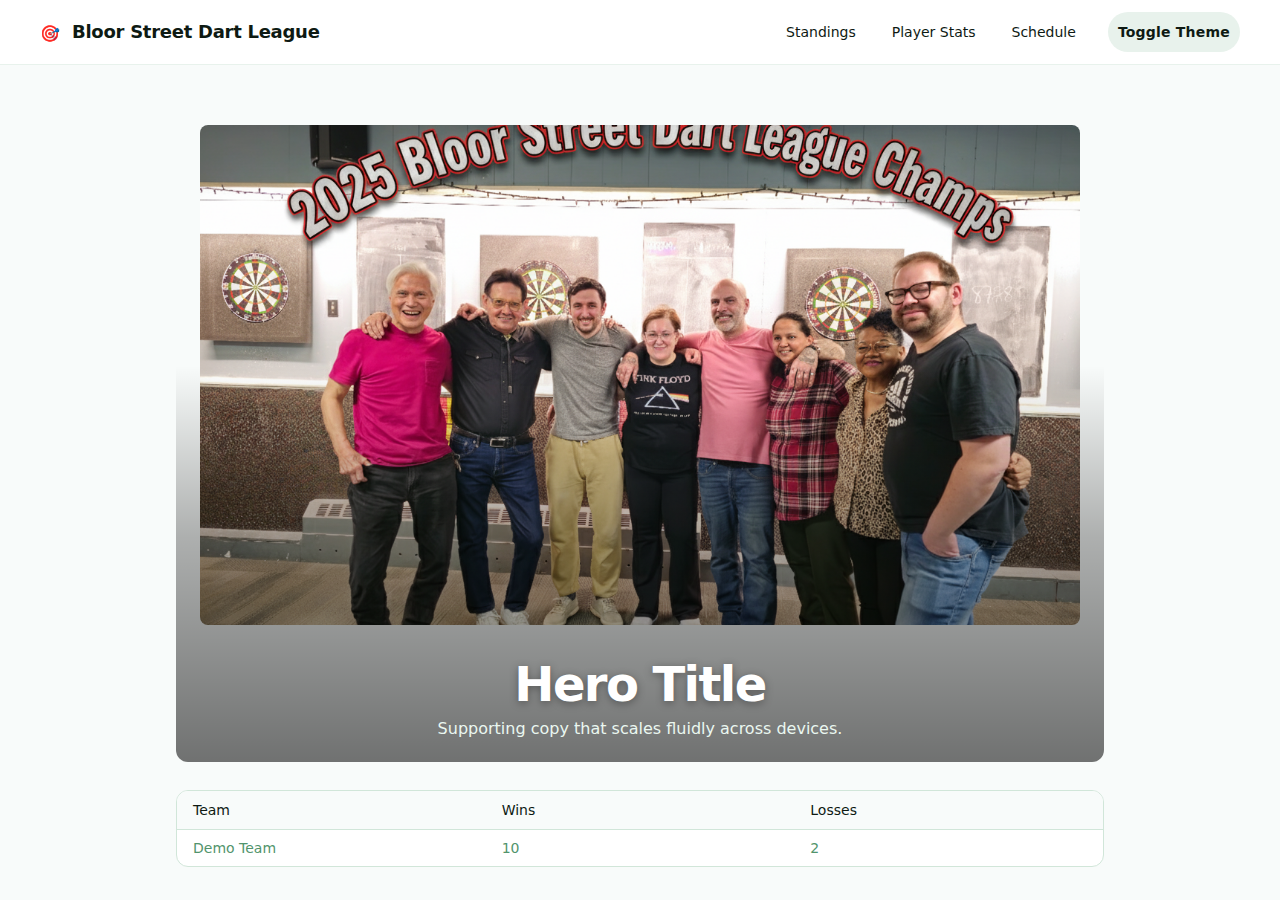
<file: index-template.html>
<!DOCTYPE html>
<html lang="en">
  <head>
    <meta charset="UTF-8" />
    <meta name="viewport" content="width=device-width, initial-scale=1.0, maximum-scale=5.0" />
    <title>Sample Layout — BSDL</title>
    <link rel="stylesheet" href="styles.css" />
  </head>
  <body data-theme="light">
    <header class="site-header">
      <div class="logo-section">
        <div class="logo-icon" aria-hidden="true">🎯</div>
        <h1 class="site-title">Bloor Street Dart League</h1>
      </div>
      <div class="header-right">
        <nav class="nav-menu">
          <a class="nav-link" href="#standings">Standings</a>
          <a class="nav-link" href="#player">Player Stats</a>
          <a class="nav-link" href="#schedule">Schedule</a>
        </nav>
        <button class="theme-toggle" type="button">Toggle Theme</button>
      </div>
    </header>

    <main class="main-content">
      <div class="content-wrapper">
        <section class="hero-container">
          <div class="hero-banner">
            <img class="hero-image responsive-img" src="img/2025champstitle.png" alt="Hero example" />
            <div class="hero-content">
              <h2 class="hero-title">Hero Title</h2>
              <p class="hero-subtitle">Supporting copy that scales fluidly across devices.</p>
            </div>
          </div>
        </section>

        <section id="standings" class="table-container">
          <div class="matches-table-wrapper">
            <table class="matches-table">
              <thead>
                <tr>
                  <th>Team</th>
                  <th>Wins</th>
                  <th>Losses</th>
                </tr>
              </thead>
              <tbody>
                <tr>
                  <td data-label="Team">Demo Team</td>
                  <td data-label="Wins">10</td>
                  <td data-label="Losses">2</td>
                </tr>
              </tbody>
            </table>
          </div>
        </section>
      </div>
    </main>
  </body>
</html>
</file>
<file: styles.css>
/* =========================
   Reset & Base
   ========================= */
   * { margin: 0; padding: 0; box-sizing: border-box; }

/* Anchor scrolling offset so header doesn't cover target sections */
section[id] { scroll-margin-top: 90px; }
@media (max-width: 768px) {
  section[id] { scroll-margin-top: 72px; }
}

   :root {
     /* Light Theme (Default) */
     --bg-primary: #f8fbfa;
     --bg-secondary: #ffffff;
     --bg-header: #ffffff;
     --bg-table: #ffffff;
     --bg-table-header: #f8fbfa;
     --text-primary: #0e1a13;
     --text-secondary: #51946c;
     --border-primary: #d1e6d9;
     --border-secondary: #e8f2ec;
     --button-bg: #e8f2ec;
     --button-hover: #d1e6d9;
     --link-card-bg: #ffffff;
     --link-card-hover: #f7f3f0; /* fixed invalid color */
     --accent: #38e07b;
     --accent-hover: #2ec968;
   
     /* Motion & radius */
     --radius-md: 12px;
     --radius-sm: 8px;
     --elev: 0 4px 12px rgba(81,148,108,.15);
   }
   
   /* CSS-only dark mode: follow user's OS preference */
   @media (prefers-color-scheme: dark) {
     :root {
       --bg-primary: #122118;
       --bg-secondary: #1b3124;
       --bg-header: #122118;
       --bg-table: #122118;
       --bg-table-header: #1b3124;
       --text-primary: #ffffff;
       --text-secondary: #96c5a9;
       --border-primary: #366348;
       --border-secondary: #264532;
       --button-bg: #264532;
       --button-hover: #2e5139;
       --link-card-bg: #1b3124;
       --link-card-hover: #234029;
       --accent: #38e07b;
       --accent-hover: #2ec968;
     }
   }
   
   [data-theme="dark"] {
     --bg-primary: #122118;
     --bg-secondary: #1b3124;
     --bg-header: #122118;
     --bg-table: #122118;
     --bg-table-header: #1b3124;
     --text-primary: #ffffff;
     --text-secondary: #96c5a9;
     --border-primary: #366348;
     --border-secondary: #264532;
     --button-bg: #264532;
     --button-hover: #2e5139;
     --link-card-bg: #1b3124;
     --link-card-hover: #234029;
     --accent: #38e07b;
     --accent-hover: #2ec968;
   }
   
   body {
     font-family: "Be Vietnam Pro", "Noto Sans", system-ui, -apple-system, Segoe UI, Roboto, Arial, sans-serif;
     background-color: var(--bg-primary);
     color: var(--text-primary);
     min-height: 100vh;
     overflow-x: hidden;
     transition: background-color .3s ease, color .3s ease;
   }
   
   a { color: inherit; text-decoration: none; }
   
   button { font: inherit; }
   
   /* Focus styles for accessibility */
   :focus-visible {
     outline: 2px solid var(--text-secondary);
     outline-offset: 2px;
   }
   
   /* =========================
      Header
      ========================= */
   .site-header {
     display: flex; align-items: center; justify-content: space-between;
     padding: 12px 40px;
     border-bottom: 1px solid var(--border-secondary);
     background-color: var(--bg-header);
     transition: all .3s ease;
     gap: 20px;
     flex-wrap: wrap;
   }

   .logo-section {
     display: flex; align-items: center; gap: 16px; color: var(--text-primary);
     flex: 1 1 auto;
     min-width: 0;
     flex-wrap: wrap;
   }
   .logo-icon { width: 16px; height: 16px; flex: 0 0 auto; }
   .site-title {
     font-size: 18px; font-weight: 700; letter-spacing: -0.015em; line-height: 1.25;
     color: var(--text-primary);
     white-space: normal;
   }

   .header-right {
     display: flex; flex: 1 1 auto; justify-content: flex-end; gap: 32px; align-items: center;
     min-width: 0;
   }
   .nav-menu { display: flex; align-items: center; gap: 36px; flex-wrap: wrap; }
   .nav-link { color: var(--text-primary); font-size: 14px; font-weight: 500; transition: opacity .2s, color .2s; }
   .nav-link:hover { opacity: .8; }
   [data-theme="light"] .nav-link:hover { color: #51946c; opacity: 1; }
   .nav-link.active { color: var(--text-secondary); position: relative; }
   .nav-link.active::after {
     content: "";
     position: absolute; left: 0; right: 0; bottom: -6px; height: 2px;
     background: var(--text-secondary); border-radius: 2px;
   }
   
   .theme-toggle {
     display: flex; align-items: center; justify-content: center;
     background: var(--button-bg); color: var(--text-primary);
     border: none; border-radius: 50px; height: 40px; padding: 0 10px; cursor: pointer;
     font-size: 14px; font-weight: 700; letter-spacing: .015em; transition: background-color .3s ease;
     flex: 0 0 auto;
   }
   .theme-toggle:hover { background: var(--button-hover); }
   .theme-icon { width: 20px; height: 20px; transition: transform .3s ease; }
   .theme-toggle:hover .theme-icon { transform: rotate(20deg); }
   
   .profile-avatar { width: 40px; height: 40px; border-radius: 50%; background-size: cover; background-position: center; flex: 0 0 auto; }
   
   /* =========================
      Layout
      ========================= */
   .main-content { padding: 20px 160px; display: flex; justify-content: center; }
   .content-wrapper { display: flex; flex-direction: column; max-width: 960px; flex: 1; }
   
   /* =========================
      Hero
      ========================= */

      /* =========================
   Hero (single source of truth)
   ========================= */
.hero-container { padding: 16px; }

.hero-banner{
  /* layout */
  position: relative;
  display: flex; flex-direction: column;
  align-items: center; justify-content: flex-end; gap: 32px;

  /* your preferred desktop sizing/placement */
  min-height: clamp(320px, 70vh, 480px);
  padding: 24px;
  border-radius: var(--radius-md);

  /* background image behavior (keep your inline gradient+url in HTML) */
  background-size: cover;
  background-repeat: no-repeat;
  background-position: center 15%;
}

/* soft bottom gradient to keep white text readable over the photo */
.hero-banner::after{
  content: "";
  position: absolute; inset: 0;
  pointer-events: none; border-radius: inherit;
  background: linear-gradient(
    to top,
    rgba(0,0,0,.55) 0%,
    rgba(0,0,0,.30) 34%,
    rgba(0,0,0,0)   60%
  );
}

.hero-content{
  position: relative; z-index: 1;  /* above gradient */
  display: flex; flex-direction: column; gap: 8px;
  text-align: center; color: #fff;
}

.hero-title{
  color: #fff;
  font-weight: 900; letter-spacing: -0.033em; line-height: 1.125;
  font-size: clamp(32px, 4.5vw, 48px);
  text-shadow: 0 2px 8px rgba(0,0,0,.35);
}
.hero-subtitle{
  color: #eaf7f0;
}

  /* Responsive hero image */
.hero-image {
    width: 100%;
    height: auto;
    max-height: 60vh;             /* cap height on small screens */
    object-fit: cover;            /* crop to fill without stretching */
    object-position: center 20%;  /* adjust vertical crop (20% from top) */
    border-radius: 8px;           /* optional: match your card rounding */
  }
  
  @media (min-width: 768px) {
    .hero-image {
      max-height: 500px;          /* desktop cap */
      object-position: center;    /* center the crop */
    }
  }
  

   .cta-button:hover { background: var(--accent-hover); }
   
   /* =========================
      Section Titles + Date Badge
      ========================= */
   .section-title { color: var(--text-primary); font-size: 22px; font-weight: 700; line-height: 1.125; letter-spacing: -0.015em; padding: 20px 16px 12px; }
   
   .section-title-row { display: flex; align-items: center; gap: 12px; padding: 20px 16px 12px; }
   .section-title-row .section-title { padding: 0; }
   
   .standings-date-badge {
     display: inline-flex; align-items: center; gap: 6px;
     padding: 6px 10px; border-radius: 999px;
     font-size: 13px; font-weight: 600; line-height: 1;
     background: var(--bg-table-header); color: var(--text-secondary);
     border: 1px solid var(--border-primary);
   }
   
   /* remove any legacy in-table date headers */
   #standings .standings-header { display: none !important; }
   
   /* =========================
      Announcement Card
      ========================= */
   .announcement-card { padding: 16px; }
   .announcement-content { display: flex; align-items: stretch; justify-content: space-between; gap: 16px; border-radius: var(--radius-md); }
   .announcement-text { display: flex; flex-direction: column; gap: 4px; flex: 2; }
   .announcement-label { color: var(--text-secondary); font-size: 14px; }
   .announcement-title { color: var(--text-primary); font-size: 16px; font-weight: 700; line-height: 1.25; }
   .announcement-description { color: var(--text-secondary); font-size: 14px; }
   .announcement-image {
    flex: 1; width: 100%; aspect-ratio: 4/3; background-size: cover; background-position: center 45%; background-repeat: no-repeat;
    border-radius: var(--radius-md);
    position: relative; overflow: hidden;
  }
  .announcement-image::before {
    content: ""; position: absolute; inset: 0;
    background: linear-gradient(rgba(0, 0, 0, 0.1) 0%, rgba(0, 0, 0, 0.4) 100%);
    border-radius: inherit; pointer-events: none;
  }
   
   /* =========================
      Tables
      ========================= */
   .table-container { padding: 12px 16px; }
   
   .matches-table-wrapper {
     display: flex; overflow: hidden; border-radius: var(--radius-md);
     border: 1px solid var(--border-primary); background: var(--bg-table);
     transition: all .3s ease;
   }
   
   .matches-table { flex: 1; width: 100%; border-collapse: collapse; }
   .matches-table thead tr { background: var(--bg-table-header); }
   
   .matches-table th {
     padding: 12px 16px; text-align: left; color: var(--text-primary);
     font-size: 14px; font-weight: 500; line-height: 1; width: 25%;
     
   }
   
   /* Body rows */
   .matches-table tbody tr { border-top: 1px solid var(--border-primary); transition: background-color .2s; }
   [data-theme="light"] .matches-table tbody tr:hover { background: var(--bg-table-header); }
   
   /* Default cell padding (no fixed height globally) */
   .matches-table td {
     padding: 10px 16px;            /* balanced default */
     color: var(--text-secondary);
     font-size: 14px;
     vertical-align: middle;
   }

   /* Team Standings: lock tighter ~62px rows WITHOUT affecting other tables */
   #standings #teamStandings.matches-table td { height: 62px; padding: 10px 12px; }
   #standings #teamStandings.matches-table th { padding: 10px 12px; }
   
   /* Optional: keep long team names from wrapping */
   #standings #teamStandings.matches-table td:nth-child(2) {
     white-space: nowrap; overflow: hidden; text-overflow: ellipsis;
   }
   
   /* Sorting indicators */
   #standings table.matches-table th { cursor: pointer; user-select: none; }
   #standings table.matches-table th.sort-asc::after  { content: " ▲"; }
   #standings table.matches-table th.sort-desc::after { content: " ▼"; }
   
   /* Search input */
   #standings .search-container input {
     width: 100%; max-width: 320px; border: 1px solid var(--border-primary);
     background: var(--bg-secondary); color: var(--text-primary);
     border-radius: 8px; padding: 10px 12px; outline: none;
   }
   #standings .search-container input::placeholder { color: var(--text-secondary); }
   
   /* =========================
      Week Tabs (single row, scrollable)
      ========================= */
   .week-tabs, #upcomingWeekTabs {
     display: flex; flex-wrap: nowrap; gap: 8px;
     padding: 0 16px 14px;
     overflow-x: auto; -webkit-overflow-scrolling: touch;
     scrollbar-gutter: stable both-edges;
   }
   .week-tabs button[role="tab"], #upcomingWeekTabs button[role="tab"] {
     flex: 0 0 auto; white-space: nowrap;
     padding: 6px 10px; border-radius: 999px;
     border: 1px solid var(--border-primary);
     background: var(--bg-secondary); color: var(--text-primary);
     font-weight: 600; cursor: pointer;
   }
   .week-tabs button.selected,
   .week-tabs button[aria-selected="true"],
   #upcomingWeekTabs button.selected,
   #upcomingWeekTabs button[aria-selected="true"] {
     background: var(--bg-table-header); color: var(--text-secondary);
     outline: 2px solid var(--border-primary);
   }
   
   /* =========================
      Quick Links
      ========================= */
   .quick-links-grid {
     display: grid; grid-template-columns: repeat(auto-fit, minmax(158px, 1fr));
     gap: 12px; padding: 16px;
   }
   .link-card {
     display: flex; gap: 12px; align-items: center;
     border-radius: var(--radius-sm); border: 1px solid var(--border-primary);
     background: var(--link-card-bg); padding: 16px; cursor: pointer;
     transition: all .3s ease;
   }
   .link-card:hover { background: var(--link-card-hover); }
   [data-theme="light"] .link-card:hover { border-color: #51946c; transform: translateY(-2px); box-shadow: var(--elev); }
   .link-card-icon { color: var(--text-primary); }
   .link-card-title { color: var(--text-primary); font-size: 16px; font-weight: 700; line-height: 1.25; }
   
   /* Theme icons */
   .sun-icon { display: none; }
   .moon-icon { display: block; }
   [data-theme="dark"] .sun-icon { display: block; }
   [data-theme="dark"] .moon-icon { display: none; }
   
   /* =========================
      Venue Highlight Helpers (optional)
      ========================= */
   td.venue-coronation,
   td.venue-japas {
     background: var(--bg-table-header);
     border-left: 1px solid var(--border-primary);
     border-right: 1px solid var(--border-primary);
   }
   
   /* If you already use .green-highlight / .orange-highlight, keep them */
   td.green-highlight { background: var(--bg-table-header); }
   td.orange-highlight { background: color-mix(in oklab, var(--bg-table-header) 60%, #f9c77c); } /* subtle warm tint */
   
   /* =========================
      Responsive
      ========================= */
   @media (max-width: 1024px) {
     .main-content { padding: 20px 40px; }
   }
   @media (max-width: 768px) {
    .main-content { padding: 20px; }
    .site-header {
      padding: 12px 20px;
      flex-direction: column;
      align-items: stretch;
      gap: 16px;
    }
    .logo-section {
      justify-content: space-between;
    }
    .header-right {
      width: 100%;
      justify-content: space-between;
      gap: 16px;
    }
    .nav-menu { display: none; }

    .announcement-content { flex-direction: column; }

     /* Table density on mobile */
     .matches-table { font-size: 12px; }
     .matches-table th, .matches-table td { padding: 8px 10px; }

     /* Keep our standings row tightening on mobile too */
     #standings #teamStandings.matches-table td { padding: 10px; height: 58px; }
     #standings #teamStandings.matches-table th { padding: 8px 10px; }
   }

   @media (min-width: 769px) {
     .site-header { flex-wrap: nowrap; }
     .site-title { white-space: nowrap; }
   }

   /* Upcoming Matches: 5-column layout that reads cleanly */
.upcoming-table {
    table-layout: fixed;                /* respect our explicit widths */
  }
  
  .upcoming-table th,
  .upcoming-table td {
    width: auto;                        /* reset any inherited 25% */
    overflow: hidden;                   /* ellipsis for long names */
    text-overflow: ellipsis;
    vertical-align: middle;
  }
  
  /* Column sizing: Date | Time | Home | Away | Venue */
  .upcoming-table th:nth-child(1),
  .upcoming-table td:nth-child(1) {     /* Date */
    width: 18ch;
    white-space: nowrap;
  }
  
  .upcoming-table th:nth-child(2),
  .upcoming-table td:nth-child(2) {     /* Time */
    width: 8ch;
    white-space: nowrap;
  }
  
  .upcoming-table th:nth-child(5),
  .upcoming-table td:nth-child(5) {     /* Venue */
    width: 22ch;
    white-space: nowrap;
  }
  
  /* Home/Away flex into the remaining space nicely */
  .upcoming-table th:nth-child(3),
  .upcoming-table td:nth-child(3),
  .upcoming-table th:nth-child(4),
  .upcoming-table td:nth-child(4) {
    width: auto;
  }
  
  /* Mobile: keep it readable without wrapping Date/Time */
  @media (max-width: 768px) {
    .upcoming-table th:nth-child(1),
    .upcoming-table td:nth-child(1) { width: 16ch; }
    .upcoming-table th:nth-child(2),
    .upcoming-table td:nth-child(2) { width: 7ch; }
  }

  
    /* Tabs: 12 columns, one line, no scroll */
    #upcomingWeekTabs {
      display: grid;
      grid-template-columns: repeat(12, minmax(0, 1fr));
      gap: 8px;                 /* adjust if you want tighter spacing */
      align-items: stretch;
    }
  
    /* Make each button fill its cell and be shrinkable */
    #upcomingWeekTabs .week-tab {
      width: 100%;
      min-width: 0;             /* allow text to shrink instead of force overflow */
      white-space: nowrap;
      border-radius: 9999px;
      padding: var(--pad-v, 6px) var(--pad-h, 10px);
      font-size: clamp(9px, 0.75rem + 0.12vw, 11px) !important;
      line-height: 1.1;
      font-variant-numeric: tabular-nums;
    }
  
    /* Active/selected (tweak to your theme) */
    #upcomingWeekTabs .week-tab[aria-selected="true"],
    #upcomingWeekTabs .week-tab.active {
      outline: 2px solid rgba(255,255,255,.25);
    }
  
    /* Label variants: full / short / tiny */
    #upcomingWeekTabs .label-full  { display: inline; }
    #upcomingWeekTabs .label-short { display: none; }
    #upcomingWeekTabs .label-tiny  { display: none; }
  
    /* Medium screens: “W12” */
    @media (max-width: 820px) {
      #upcomingWeekTabs .label-full  { display: none; }
      #upcomingWeekTabs .label-short { display: inline; }
      #upcomingWeekTabs .label-tiny  { display: none; }
      #upcomingWeekTabs .week-tab { --fs: 13px; --pad-v: 6px; --pad-h: 8px; }
    }
  
    /* Small screens: “12” */
    @media (max-width: 560px) {
      #upcomingWeekTabs .label-full  { display: none; }
      #upcomingWeekTabs .label-short { display: none; }
      #upcomingWeekTabs .label-tiny  { display: inline; }
      #upcomingWeekTabs .week-tab { --fs: 12px; --pad-v: 4px; --pad-h: 6px; }
    }
   
    /* =========================
   Players — search + joint horizontal scroll
   (append at END)
   ========================= */

/* 1) Style the Players search input (match Standings) */
#player .search-container {
  padding: 0 16px 8px;
}
#player .search-container input {
  width: 100%;
  max-width: 320px;
  border: 1px solid var(--border-primary);
  background: var(--bg-secondary);
  color: var(--text-primary);
  border-radius: 8px;
  padding: 10px 12px;
  outline: none;
}
#player .search-container input::placeholder { color: var(--text-secondary); }

/* 2) Make the whole Players section scroll horizontally
      so the SEARCH BAR and TABLE move together */
#player.table-container,
#player {                /* cover both markup variants */
  overflow-x: auto;      /* horizontal scroll on the section */
  overflow-y: visible;
  -webkit-overflow-scrolling: touch;
}

/* 3) Let the inner wrapper/table expand to real content width,
      but keep your existing rounded frame intact */
#player .matches-table-wrapper {
  width: max-content;    /* wrapper grows to table width; border stays */
}
#playerStandings {
  table-layout: auto;    /* avoid fixed column squish */
  width: max-content;    /* table grows to fit all columns */
  min-width: 1400px;     /* tweak to taste */
}
#playerStandings th,
#playerStandings td {
  white-space: nowrap;   /* keep numbers on one line */
}

/*custom scroll*/

/* =========================
   Players — themed search input (light/dark)
   ========================= */

/* Container spacing (same as Standings) */
#player .search-container { padding: 0 16px 8px; }

/* Themed input */
#player .search-container input {
  appearance: none;
  width: 100%;
  max-width: 360px;

  /* Use your site tokens so it auto-themes */
  background-color: var(--bg-secondary);
  color:            var(--text-primary);
  border: 1px solid var(--border-primary);

  border-radius: 12px;
  line-height: 1.2;
  padding: 10px 12px 10px 40px; /* left space for icon */
  outline: none;
  transition: background-color .2s ease, color .2s ease,
              border-color .2s ease, box-shadow .2s ease;

  /* Search icon (SVG, inherits currentColor) */
  background-image: url("data:image/svg+xml,%3Csvg viewBox='0 0 24 24' fill='none' stroke='currentColor' xmlns='http://www.w3.org/2000/svg'%3E%3Ccircle cx='11' cy='11' r='7' stroke-width='2'/%3E%3Cpath d='M20 20l-3.5-3.5' stroke-width='2' stroke-linecap='round'/%3E%3C/svg%3E");
  background-repeat: no-repeat;
  background-position: 12px center;
  background-size: 18px 18px;
  color-scheme: light dark; /* better caret/selection on both themes */
}

#player .search-container input::placeholder {
  color: var(--text-secondary);
  opacity: 1; /* Firefox */
}

/* Hover/focus states (subtle ring that works on both themes) */
#player .search-container input:hover {
  border-color: color-mix(in oklab, var(--border-primary), var(--text-primary) 25%);
}

#player .search-container input:focus {
  border-color: color-mix(in oklab, var(--border-primary), var(--text-primary) 40%);
}

/* Players: search + table scroll together (outer container scroll) */
#player {
  overflow-x: auto;              /* scroll this container */
  overflow-y: visible;
  -webkit-overflow-scrolling: touch;
}

/* Inner wrapper: grow to content, no own scrollbar */
#player .matches-table-wrapper {
  overflow-x: visible;           /* disable inner scroll */
  width: max-content;            /* wrapper width = table width */
  display: inline-block;         /* helps some browsers honor max-content */
}

/* Table: keep full width, no squish */
#playerStandings {
  table-layout: auto;
  width: max-content;
  min-width: 1400px;             /* tweak as you like */
  white-space: nowrap;
}
#playerStandings th, #playerStandings td {
  white-space: nowrap;
}

/* Optional: themed horizontal scrollbar for the players section */
#player::-webkit-scrollbar { height: 10px; }
#player::-webkit-scrollbar-track { background: var(--bg-secondary); }
#player::-webkit-scrollbar-thumb {
  background: var(--border-primary);
  border-radius: 999px;
}

/* Skunk icon sizing/alignment in table headers */
#teamStandings th .th-emoji {
  font-size: 1rem;        /* tweak: 0.95–1.1rem if you like */
  margin-right: 4px;
  line-height: 1;
}

/* Optional: on very small screens, show only the icon + letter */
@media (max-width: 560px) {
  #teamStandings th .th-text { /* the W / L */
    display: inline; /* set to none if you want icon-only */
  }
}

/* =========================
   Article / Prose (Constitution page)
   ========================= */

.article-header { padding: 8px 16px 0; }
.article-header-inner {
  display: grid;
  gap: 4px;
  padding: 20px 16px;
  border-radius: var(--radius-md);
  background: var(--bg-secondary);
  border: 1px solid var(--border-primary);
}
.article-eyebrow {
  color: var(--text-secondary);
  font-weight: 700;
  font-size: 12px;
  letter-spacing: .08em;
  text-transform: uppercase;
}
.article-title { color: var(--text-primary); font-size: 28px; font-weight: 900; letter-spacing: -0.02em; }
.article-subtitle { color: var(--text-secondary); font-size: 14px; }

/* Local TOC */
.toc {
  display: flex;
  gap: 8px;
  flex-wrap: wrap;
  padding: 12px 16px 16px;
}
.toc-link {
  display: inline-flex; align-items: center;
  padding: 6px 10px;
  border-radius: 999px;
  background: var(--bg-secondary);
  border: 1px solid var(--border-primary);
  color: var(--text-primary);
  font-weight: 600;
  font-size: 13px;
}
[data-theme="light"] .toc-link:hover { background: var(--bg-table-header); border-color: #51946c; }

/* Article card */
.article-card {
  margin: 0 16px 24px;
  padding: 20px;
  background: var(--bg-secondary);
  border: 1px solid var(--border-primary);
  border-radius: var(--radius-md);
  box-shadow: var(--elev);
}

/* Constitution intro split: main text + right aside */
.intro-split {
  display: grid;
  grid-template-columns: 1.4fr 1fr;
  gap: 16px;
  align-items: start;
  margin-bottom: 12px;
}
.intro-main p { margin: 0 0 8px; }
.article-aside {
  background: var(--bg-secondary);
  border: 1px solid var(--border-primary);
  border-radius: var(--radius-md);
  padding: 12px;
}
.aside-image {
  width: 100%; 
  aspect-ratio: 16/9; 
  border-radius: var(--radius-sm);
  background-size: cover; 
  background-position: center; 
  background-repeat: no-repeat;
  position: relative; 
  overflow: hidden; 
  margin-bottom: 10px;
}
.aside-image::before {
  content: ""; 
  position: absolute; 
  inset: 0;
  background: linear-gradient(rgba(0,0,0,0.1) 0%, rgba(0,0,0,0.4) 100%);
  border-radius: inherit; 
  pointer-events: none;
}
.article-aside h3 { margin-bottom: 6px; }

@media (max-width: 768px) {
  .intro-split { grid-template-columns: 1fr; }
}

/* Prose typography */
.prose { line-height: 1.7; font-size: 16px; color: var(--text-primary); }
.prose p { margin: 0 0 12px; color: var(--text-primary); }
.prose h2 { font-size: 22px; margin: 20px 0 8px; font-weight: 800; letter-spacing: -0.015em; }
.prose h3 { font-size: 18px; margin: 16px 0 8px; font-weight: 800; }
.prose strong { color: var(--text-primary); }

/* Lists: cleaner spacing; hide manual <br> inside LIs */
.prose ul, .prose ol { margin: 0 0 16px 20px; padding-left: 20px; }
.prose li { margin: 6px 0; color: var(--text-secondary); }
.prose li br { display: none; }
.prose ol { list-style: decimal; }
.prose ul { list-style: disc; }

/* Contact page: tighter list for officers */
.prose ul.officers-list { margin: 0 0 8px 20px; }
.prose ul.officers-list li { margin: 2px 0; }

/* Sections spacing inside article */
.prose section + section { margin-top: 20px; padding-top: 12px; border-top: 1px solid var(--border-secondary); }

/* Small screens */
@media (max-width: 768px) {
  .article-card { margin: 0 8px 20px; padding: 16px; }
  .article-title { font-size: 24px; }
}

/* =========================
   Forms (Contact page)
   ========================= */
.form-grid {
  display: grid;
  grid-template-columns: repeat(2, 1fr);
  gap: 12px;
}
.form-field { display: flex; flex-direction: column; gap: 6px; }
.form-field-full { grid-column: 1 / -1; }

.form-field label {
  color: var(--text-primary);
  font-weight: 600;
  font-size: 14px;
}

.form-field input,
.form-field textarea {
  appearance: none;
  width: 100%;
  border-radius: 12px;
  border: 1px solid var(--border-primary);
  background: var(--bg-secondary);
  color: var(--text-primary);
  padding: 12px 14px;
  font: inherit;
  line-height: 1.3;
  outline: none;
  transition: border-color .2s ease, box-shadow .2s ease, background-color .2s ease, color .2s ease;
}
.form-field input::placeholder,
.form-field textarea::placeholder {
  color: var(--text-secondary);
}
.form-field input:focus,
.form-field textarea:focus {
  border-color: color-mix(in oklab, var(--border-primary), var(--text-primary) 35%);
  box-shadow: 0 0 0 3px color-mix(in oklab, var(--border-primary), var(--text-primary) 20%);
}

.form-actions { grid-column: 1 / -1; display: flex; gap: 8px; }

@media (max-width: 640px) {
  .form-grid { grid-template-columns: 1fr; }
}

/* =========================
   CONSOLIDATED OVERRIDES — Charts & Players (place at end of file)
   ========================= */
  
  /* === Charts: 2-col desktop, 1-col mobile — left aligned === */
:root{
  --link-card: 223px;
  --chart-max: calc(var(--link-card) * 2); /* 446px */
  --chart-gap: 24px;
}

/* 1-col on mobile; snaps to 2 cols on desktop */
#charts{
  display: grid;
  grid-template-columns: 1fr;
  gap: var(--chart-gap);
  justify-content: start;

  /* hug the left edge of your content area */
  width: 100%;
  margin: 8px 0 0 0;
  place-content: start;  /* pack tracks at start */
  place-items: start;    /* left-align items in cells */
}

#charts .chart{
  width: 100%;
  max-width: var(--chart-max);  /* <= 446px each */
  margin: 0;
  min-height: 300px;            /* shorter so bars aren’t stretched */
}

@media (min-width: 980px){
  #charts{
    grid-template-columns: repeat(2, minmax(0, var(--chart-max)));
  }
  #charts .chart{
    min-height: 320px;          /* a touch taller on desktop */
  }
  /* If odd number of charts, center the last one; delete this to left-align it */
  #charts .chart:nth-last-child(1):nth-child(odd){
    grid-column: 1 / -1;
    justify-self: center;
  }
}

@media (max-width: 979px){
  #charts .chart{ min-height: 280px; }
  #charts, #charts .chart{ touch-action: pan-y; }
}

  

/* gridlines readable on dark background */
[data-theme="dark"] .js-plotly-plot .cartesianlayer .gridlayer line,
[data-theme="dark"] .js-plotly-plot .cartesianlayer .zerolinelayer line {
  stroke: rgba(255,255,255,0.16) !important;
}

/* =========================
   Players — search + table scroll (consolidated)
   ========================= */

/* Search container spacing */
#player .search-container { padding: 0 16px 8px; }

/* Themed input with built-in magnifier icon */
#player .search-container input {
  appearance: none;
  width: 100%;
  max-width: 360px;

  background-color: var(--bg-secondary);
  color:            var(--text-primary);
  border: 1px solid var(--border-primary);

  border-radius: 12px;
  line-height: 1.2;
  padding: 10px 12px 10px 40px; /* left space for icon */
  outline: none;
  transition: background-color .2s ease, color .2s ease,
              border-color .2s ease, box-shadow .2s ease;
  color-scheme: light dark;

  background-image: url("data:image/svg+xml,%3Csvg viewBox='0 0 24 24' fill='none' stroke='currentColor' xmlns='http://www.w3.org/2000/svg'%3E%3Ccircle cx='11' cy='11' r='7' stroke-width='2'/%3E%3Cpath d='M20 20l-3.5-3.5' stroke-width='2' stroke-linecap='round'/%3E%3C/svg%3E");
  background-repeat: no-repeat;
  background-position: 12px center;
  background-size: 18px 18px;
}
#player .search-container input::placeholder {
  color: var(--text-secondary);
  opacity: 1;
}
#player .search-container input:hover {
  border-color: color-mix(in oklab, var(--border-primary), var(--text-primary) 25%);
}
#player .search-container input:focus {
  border-color: color-mix(in oklab, var(--border-primary), var(--text-primary) 40%);
  box-shadow: 0 0 0 3px color-mix(in oklab, var(--border-primary), var(--text-primary) 22%);
}

/* Outer container scrolls horizontally so search + table move together */
#player {
  overflow-x: auto;
  overflow-y: visible;
  -webkit-overflow-scrolling: touch;
}

/* Inner wrapper/table expand to content width; keep the frame */
#player .matches-table-wrapper {
  overflow-x: visible;
  width: max-content;
  display: inline-block;
}
#playerStandings {
  table-layout: auto;
  width: max-content;
  min-width: 1400px;
  white-space: nowrap;
}
#playerStandings th,
#playerStandings td { white-space: nowrap; }

/* Optional: themed horizontal scrollbar */
#player::-webkit-scrollbar { height: 10px; }
#player::-webkit-scrollbar-track { background: var(--bg-secondary); }
#player::-webkit-scrollbar-thumb {
  background: var(--border-primary);
  border-radius: 999px;
}


/* Chart palette tokens */
:root, [data-theme="light"] {
  --chart-1: #38e07b;  /* accent (green)   */
  --chart-2: #49a8e4;  /* sky blue         */
  --chart-3: #9d7dff;  /* lavender         */
  --chart-4: #8bd4a0;  /* mint             */
  --chart-5: #ffc857;  /* warm amber       */
  --chart-6: #ff7aa2;  /* pink             */
}

/* Brighter, higher-contrast set for DARK bg */
[data-theme="dark"] {
  --chart-1: #9af5b6;  /* light mint       */
  --chart-2: #80cfff;  /* light sky        */
  --chart-3: #d6b3ff;  /* light lavender   */
  --chart-4: #ffe07a;  /* light amber      */
  --chart-5: #7df0d6;  /* aqua             */
  --chart-6: #ff9ac2;  /* light pink       */
}


/* Force all Plotly SVG text to use theme color in dark mode */
[data-theme="dark"] .js-plotly-plot text {
  fill: var(--text-primary) !important;
}

[data-theme="dark"] .js-plotly-plot .cartesianlayer .gridlayer line,
[data-theme="dark"] .js-plotly-plot .cartesianlayer .zerolinelayer line {
  stroke: rgba(255,255,255,0.16) !important;
}

#charts-title { text-align: left; }


/* Plotly dark-mode readability on mobile (and everywhere) */
[data-theme="dark"] .js-plotly-plot text,
[data-theme="dark"] .js-plotly-plot .gtitle,
[data-theme="dark"] .js-plotly-plot .g-xtitle,
[data-theme="dark"] .js-plotly-plot .g-ytitle,
[data-theme="dark"] .js-plotly-plot .legend text,
[data-theme="dark"] .js-plotly-plot .colorbar text {
  fill: var(--text-primary) !important; /* e.g., #eaf7f0 from your theme */
}

/* brighten Plotly grid/zero lines for dark bg */
[data-theme="dark"] .js-plotly-plot .gridlayer line { stroke: rgba(255,255,255,0.18) !important; }
[data-theme="dark"] .js-plotly-plot .zerolinelayer line,
[data-theme="dark"] .js-plotly-plot .xlines-above path,
[data-theme="dark"] .js-plotly-plot .ylines-above path {
  stroke: rgba(255,255,255,0.22) !important;
}

/* If the device forces dark (user didn’t tap your toggle), make text readable anyway */
@media (prefers-color-scheme: dark) {
  .js-plotly-plot text { fill: #eaf7f0 !important; }
  .js-plotly-plot .gridlayer line { stroke: rgba(255,255,255,0.18) !important; }
  .js-plotly-plot .zerolinelayer line,
  .js-plotly-plot .xlines-above path,
  .js-plotly-plot .ylines-above path { stroke: rgba(255,255,255,0.22) !important; }
}
</file>
